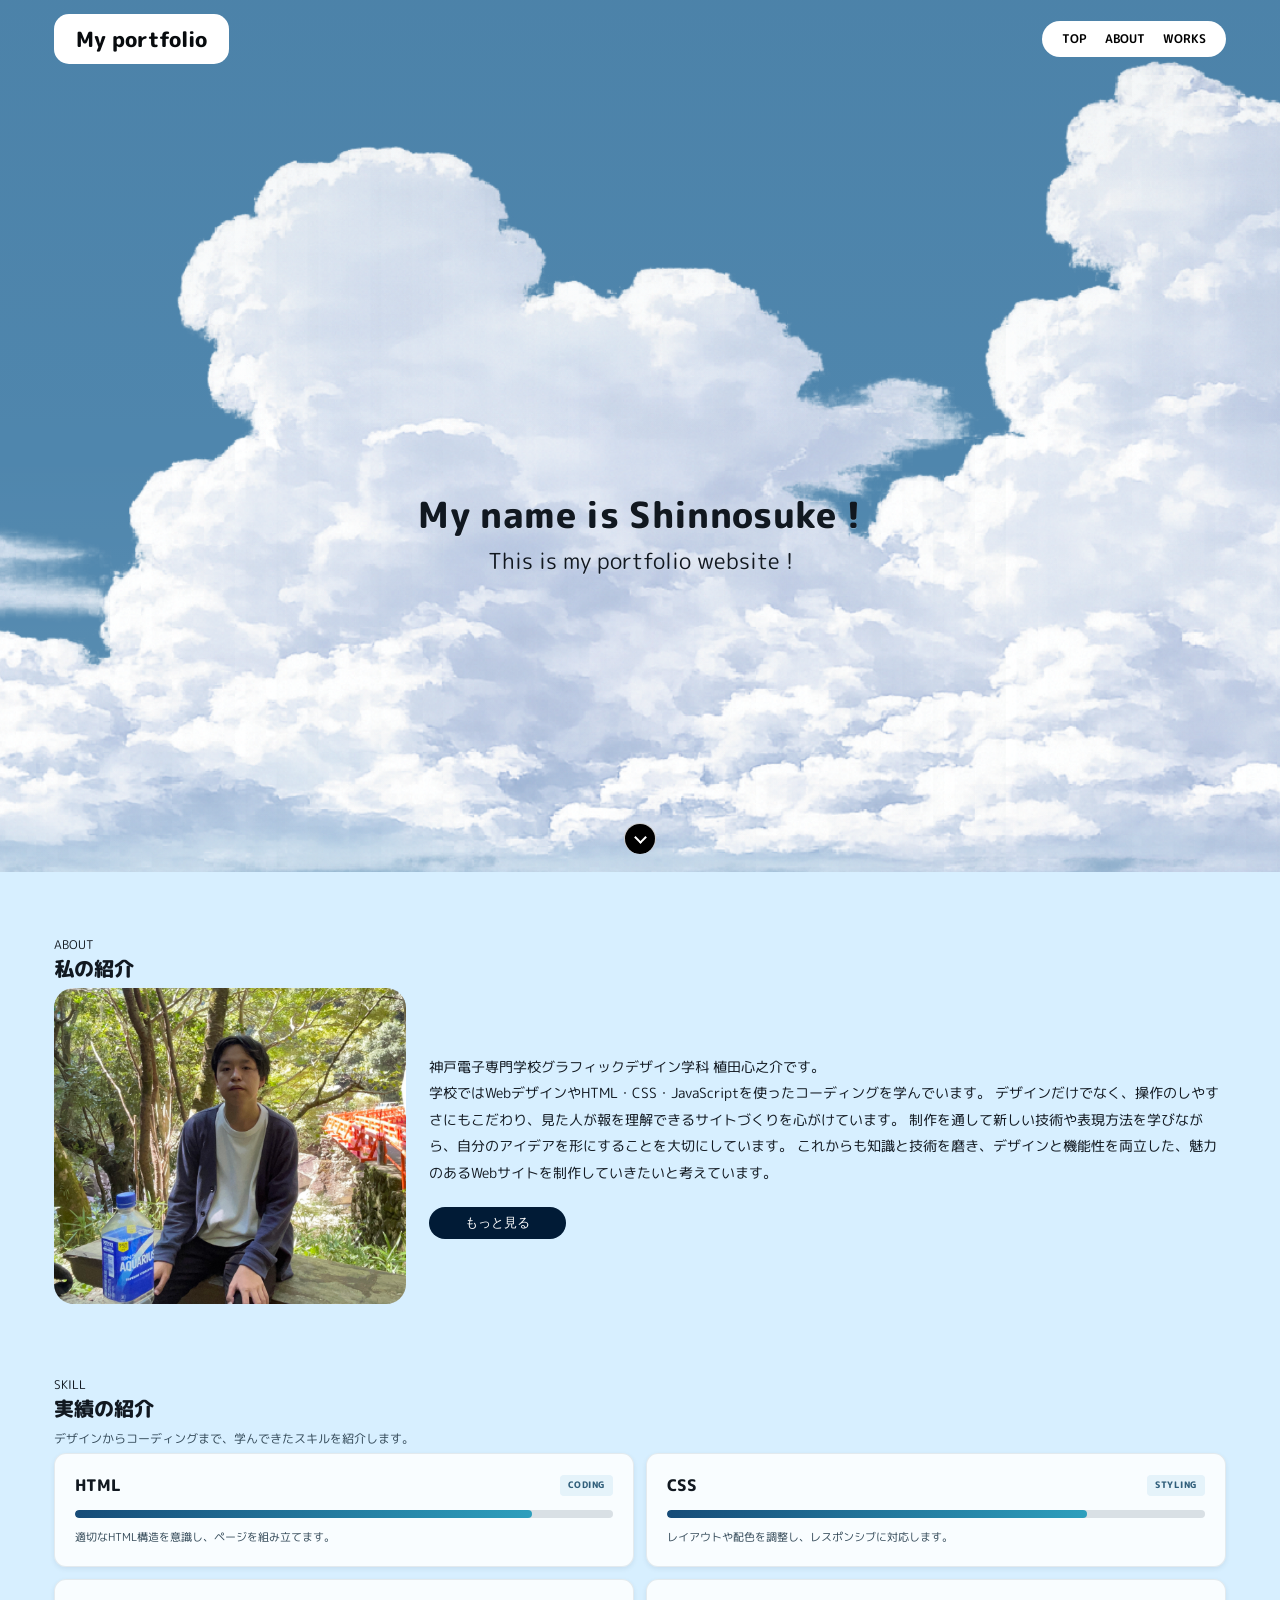
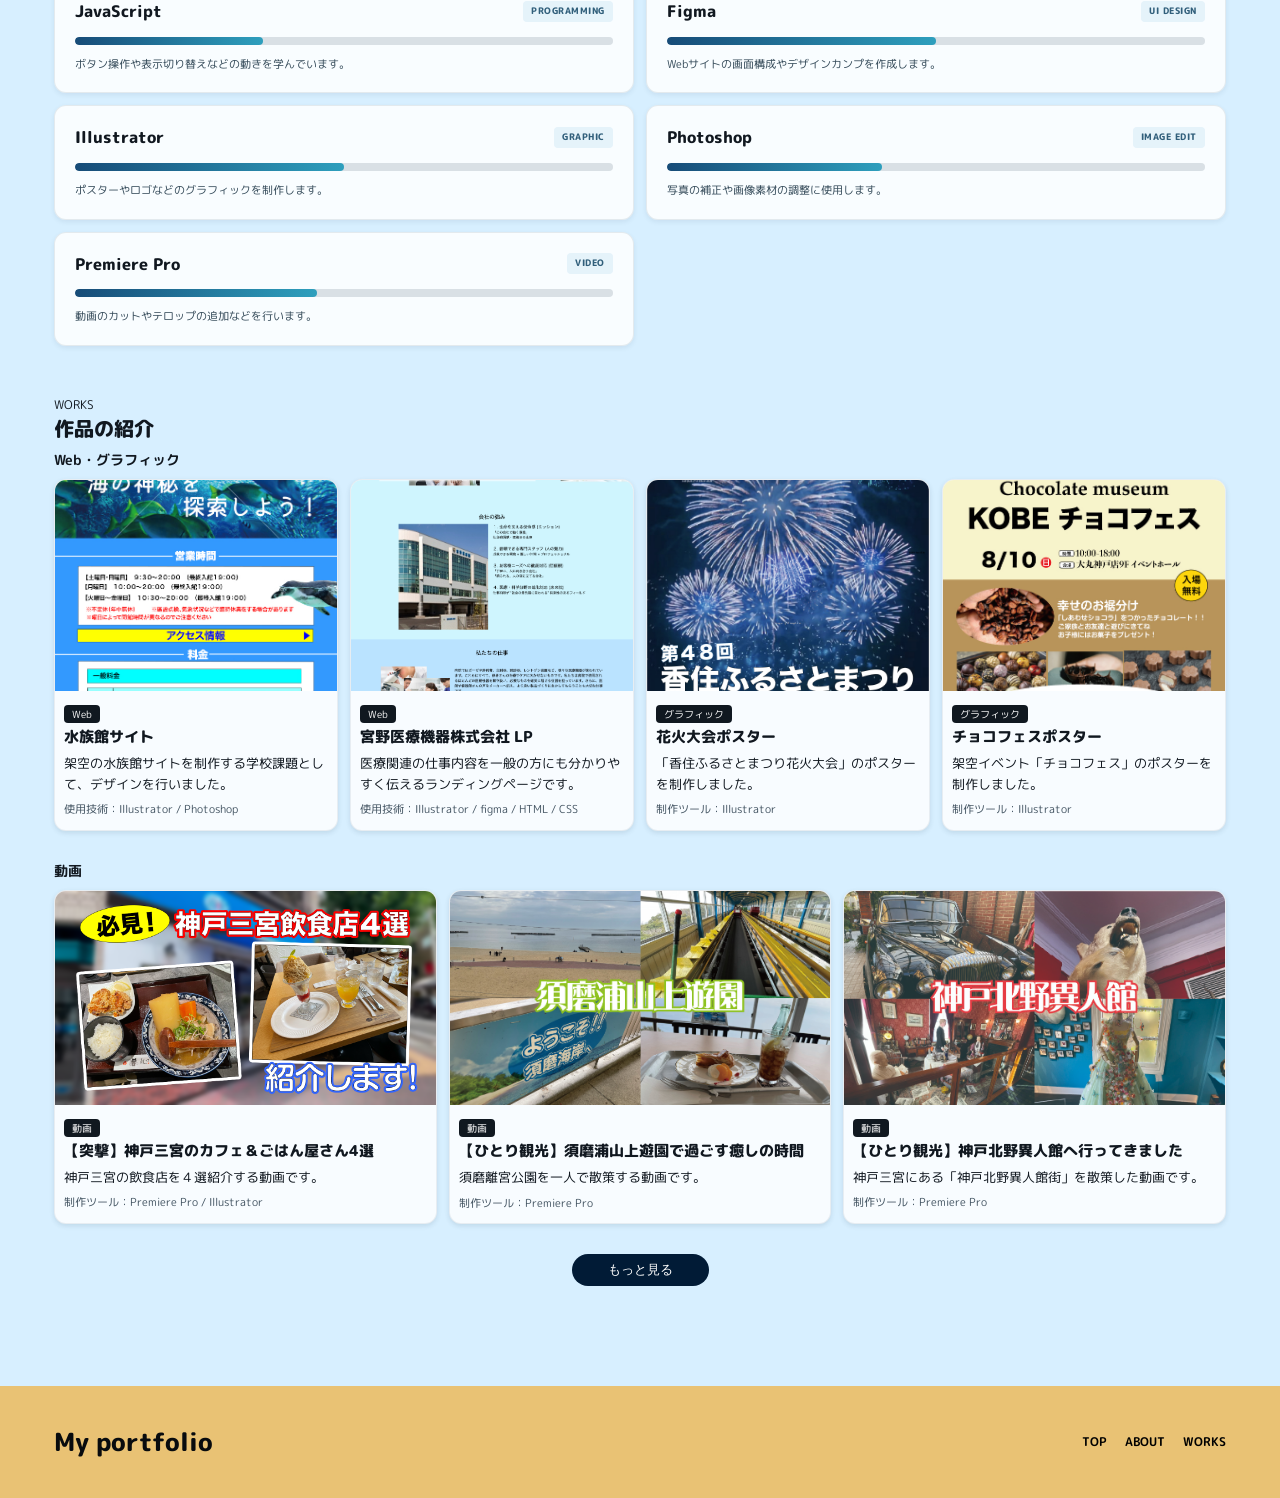
<file: index.html>
<!DOCTYPE html>
<html lang="ja">

<head>
  <meta charset="UTF-8">
  <meta name="viewport" content="width=device-width, initial-scale=1.0">
  <title>ポートフォリオ</title>
  <link rel="preconnect" href="https://fonts.googleapis.com">
  <link rel="preconnect" href="https://fonts.gstatic.com" crossorigin>
  <link href="https://fonts.googleapis.com/css2?family=M+PLUS+Rounded+1c:wght@400;500;700;800&display=swap"
    rel="stylesheet">
  <link rel="stylesheet" href="/css/reset.css">
  <link rel="stylesheet" href="css/style.css">
  <script src="js/script.js" defer></script>
</head>

<body>
  <header>
    <a class="header-logo" href="#top" aria-label="My portfolio トップへ">My portfolio</a>

    <button class="menu-toggle" type="button" aria-expanded="false" aria-controls="global-nav">
      <span class="menu-toggle__line"></span>
      <span class="menu-toggle__line"></span>
      <span class="menu-toggle__line"></span>
      <span class="sr-only">メニューを開く</span>
    </button>

    <nav class="global-nav" id="global-nav" aria-label="メインナビゲーション">
      <a href="index.html">TOP</a>
      <a href="/portfolio/about.html">ABOUT</a>
      <a href="/portfolio/work.html">WORKS</a>
    </nav>
  </header>

  <main>
    <section class="hero" id="top">
      <div class="hero__content">
        <h1 id="hero-title">My name is Shinnosuke !</h1>
        <p>This is my portfolio website !</p>
      </div>
      <a class="scroll-cue" href="#about">
        <span></span>
      </a>
    </section>

    <div class="page-content">
      <section class="section about" id="about">
        <p class="section-label">ABOUT</p>
        <h2 class="section-title" id="about-title">私の紹介</h2>
        <div class="my_box">
          <img class="me" src="img/me.jpg" alt="自分の写真">
          <div class="more_box">
            <p class="about_text">
              神戸電子専門学校グラフィックデザイン学科 植田心之介です。<br>
              学校ではWebデザインやHTML・CSS・JavaScriptを使ったコーディングを学んでいます。
              デザインだけでなく、操作のしやすさにもこだわり、見た人が報を理解できるサイトづくりを心がけています。
              制作を通して新しい技術や表現方法を学びながら、自分のアイデアを形にすることを大切にしています。
              これからも知識と技術を磨き、デザインと機能性を両立した、魅力のあるWebサイトを制作していきたいと考えています。
            </p>
            <button class="about_more"><a href="about.html">もっと見る</a></button>
          </div>

        </div>
      </section>

      <section class="section skills" id="skills">
        <p class="section-label">SKILL</p>
        <h2 class="section-title">実績の紹介</h2>
        <p class="skills-intro">
          デザインからコーディングまで、学んできたスキルを紹介します。
        </p>

        <div class="skills-list">

          <article class="skill-card">
            <div class="skill-card__top">
              <h3>HTML</h3>
              <span>CODING</span>
            </div>
            <div class="skill-bar">
              <span style="--level: 85%"></span>
            </div>
            <p>適切なHTML構造を意識し、ページを組み立てます。</p>
          </article>

          <article class="skill-card">
            <div class="skill-card__top">
              <h3>CSS</h3>
              <span>STYLING</span>
            </div>
            <div class="skill-bar">
              <span style="--level: 78%"></span>
            </div>
            <p>レイアウトや配色を調整し、レスポンシブに対応します。</p>
          </article>

          <article class="skill-card">
            <div class="skill-card__top">
              <h3>JavaScript</h3>
              <span>PROGRAMMING</span>
            </div>
            <div class="skill-bar">
              <span style="--level: 35%"></span>
            </div>
            <p>ボタン操作や表示切り替えなどの動きを学んでいます。</p>
          </article>

          <article class="skill-card">
            <div class="skill-card__top">
              <h3>Figma</h3>
              <span>UI DESIGN</span>
            </div>
            <div class="skill-bar">
              <span style="--level: 50%"></span>
            </div>
            <p>Webサイトの画面構成やデザインカンプを作成します。</p>
          </article>

          <article class="skill-card">
            <div class="skill-card__top">
              <h3>Illustrator</h3>
              <span>GRAPHIC</span>
            </div>
            <div class="skill-bar">
              <span style="--level: 50%"></span>
            </div>
            <p>ポスターやロゴなどのグラフィックを制作します。</p>
          </article>

          <article class="skill-card">
            <div class="skill-card__top">
              <h3>Photoshop</h3>
              <span>IMAGE EDIT</span>
            </div>
            <div class="skill-bar">
              <span style="--level: 40%"></span>
            </div>
            <p>写真の補正や画像素材の調整に使用します。</p>
          </article>

          <article class="skill-card">
            <div class="skill-card__top">
              <h3>Premiere Pro</h3>
              <span>VIDEO</span>
            </div>
            <div class="skill-bar">
              <span style="--level: 45%"></span>
            </div>
            <p>動画のカットやテロップの追加などを行います。</p>
          </article>
        </div>

      </section>

      <section class="section works" id="works">
        <p class="section-label">WORKS</p>
        <h2 class="section-title" id="works-title">作品の紹介</h2>

        <div class="works-group">
          <div class="works-group__heading">
            <h3>Web・グラフィック</h3>
            <!-- <div class="work-filters" role="group" aria-label="作品カテゴリーで絞り込む">
              <button class="filter-button is-active" type="button" data-filter="all" aria-pressed="true">すべて</button>
              <button class="filter-button" type="button" data-filter="web" aria-pressed="false">Web</button>
              <button class="filter-button" type="button" data-filter="graphic" aria-pressed="false">グラフィック</button>
            </div> -->
          </div>

          <div class="work-grid" id="web-graphic-works">
            <article class="work-card" data-category="web">
              <a class="work-card__image-link" href="work/work01.html" aria-label="水族館サイトについて問い合わせる">
                <img src="img/work-aquarium.jpg" alt="海の生き物をテーマにした水族館サイトの画面" loading="lazy">
              </a>
              <div class="work-card__body">
                <span class="work-tag">Web</span>
                <h4>水族館サイト</h4>
                <p>架空の水族館サイトを制作する学校課題として、デザインを行いました。</p>
                <p class="work-card__tools">使用技術：Illustrator / Photoshop</p>
              </div>
            </article>

            <article class="work-card" data-category="web">
              <a class="work-card__image-link" href="work/work02.html" aria-label="宮野医療機器株式会社LPについて問い合わせる">
                <img src="img/work-medical.jpg" alt="医療機器会社のランディングページの画面" loading="lazy">
              </a>
              <div class="work-card__body">
                <span class="work-tag">Web</span>
                <h4>宮野医療機器株式会社 LP</h4>
                <p>医療関連の仕事内容を一般の方にも分かりやすく伝えるランディングページです。</p>
                <p class="work-card__tools">使用技術：Illustrator / figma / HTML / CSS</p>
              </div>
            </article>

            <article class="work-card" data-category="graphic">
              <a class="work-card__image-link" href="work/work03.html" aria-label="花火大会ポスターについて問い合わせる">
                <img src="img/work-fireworks.jpg" alt="青い花火を大きく配置した夏祭りのポスター" loading="lazy">
              </a>
              <div class="work-card__body">
                <span class="work-tag">グラフィック</span>
                <h4>花火大会ポスター</h4>
                <p>「香住ふるさとまつり花火大会」のポスターを制作しました。</p>
                <p class="work-card__tools">制作ツール：Illustrator</p>
              </div>
            </article>

            <article class="work-card" data-category="graphic">
              <a class="work-card__image-link" href="work/work04.html" aria-label="チョコフェスのポスターについて問い合わせる">
                <img src="img/work-chocolate.jpg" alt="チョコレートをモチーフにしたイベントポスター" loading="lazy">
              </a>
              <div class="work-card__body">
                <span class="work-tag">グラフィック</span>
                <h4>チョコフェスポスター</h4>
                <p>架空イベント「チョコフェス」のポスターを制作しました。</p>
                <p class="work-card__tools">制作ツール：Illustrator</p>
              </div>
            </article>
          </div>
        </div>

        <div class="works-group video-group">
          <div class="works-group__heading">
            <h3>動画</h3>
          </div>
          <div class="work-grid work-grid--video">
            <article class="work-card work-card--video">
              <a class="work-card__image-link" href="work/work08.html" aria-label="動画01について問い合わせる">
                <img src="img/video-01.jpg" alt="神戸三宮の飲食店を紹介する動画のサムネイル" loading="lazy">
              </a>
              <div class="work-card__body">
                <span class="work-tag">動画</span>
                <h4>【突撃】神戸三宮のカフェ＆ごはん屋さん4選</h4>
                <p>神戸三宮の飲食店を４選紹介する動画です。</p>
                <p class="work-card__tools">制作ツール：Premiere Pro / Illustrator</p>
              </div>
            </article>

            <article class="work-card work-card--video">
              <a class="work-card__image-link" href="work/work09.html" aria-label="動画02について問い合わせる">
                <img src="img/video-02.jpg" alt="神戸の博物館を散策する動画のサムネイル" loading="lazy">
              </a>
              <div class="work-card__body">
                <span class="work-tag">動画</span>
                <h4>【ひとり観光】須磨浦山上遊園で過ごす癒しの時間</h4>
                <p>須磨離宮公園を一人で散策する動画です。</p>
                <p class="work-card__tools">制作ツール：Premiere Pro</p>
              </div>
            </article>

            <article class="work-card work-card--video">
              <a class="work-card__image-link" href="work/work10.html" aria-label="動画03について問い合わせる">
                <img src="img/video-03.jpg" alt="須磨離宮公園を散策する動画のサムネイル">
              </a>
              <div class="work-card__body">
                <span class="work-tag">動画</span>
                <h4>【ひとり観光】神戸北野異人館へ行ってきました</h4>
                <p>神戸三宮にある「神戸北野異人館街」を散策した動画です。</p>
                <p class="work-card__tools">制作ツール：Premiere Pro</p>
              </div>
            </article>
          </div>
        </div>
        <button class="more"><a href="/portfolio/work.html">もっと見る</a></button>
      </section>

    </div>
  </main>

  <footer>
    <a class="footer-logo" href="#top">My portfolio</a>
    <nav class="footer-nav">
      <a href="index.html">TOP</a>
      <a href="/portfolio/about.html">ABOUT</a>
      <a href="/portfolio/work.html">WORKS</a>
    </nav>
  </footer>
</body>

</html>
</file>
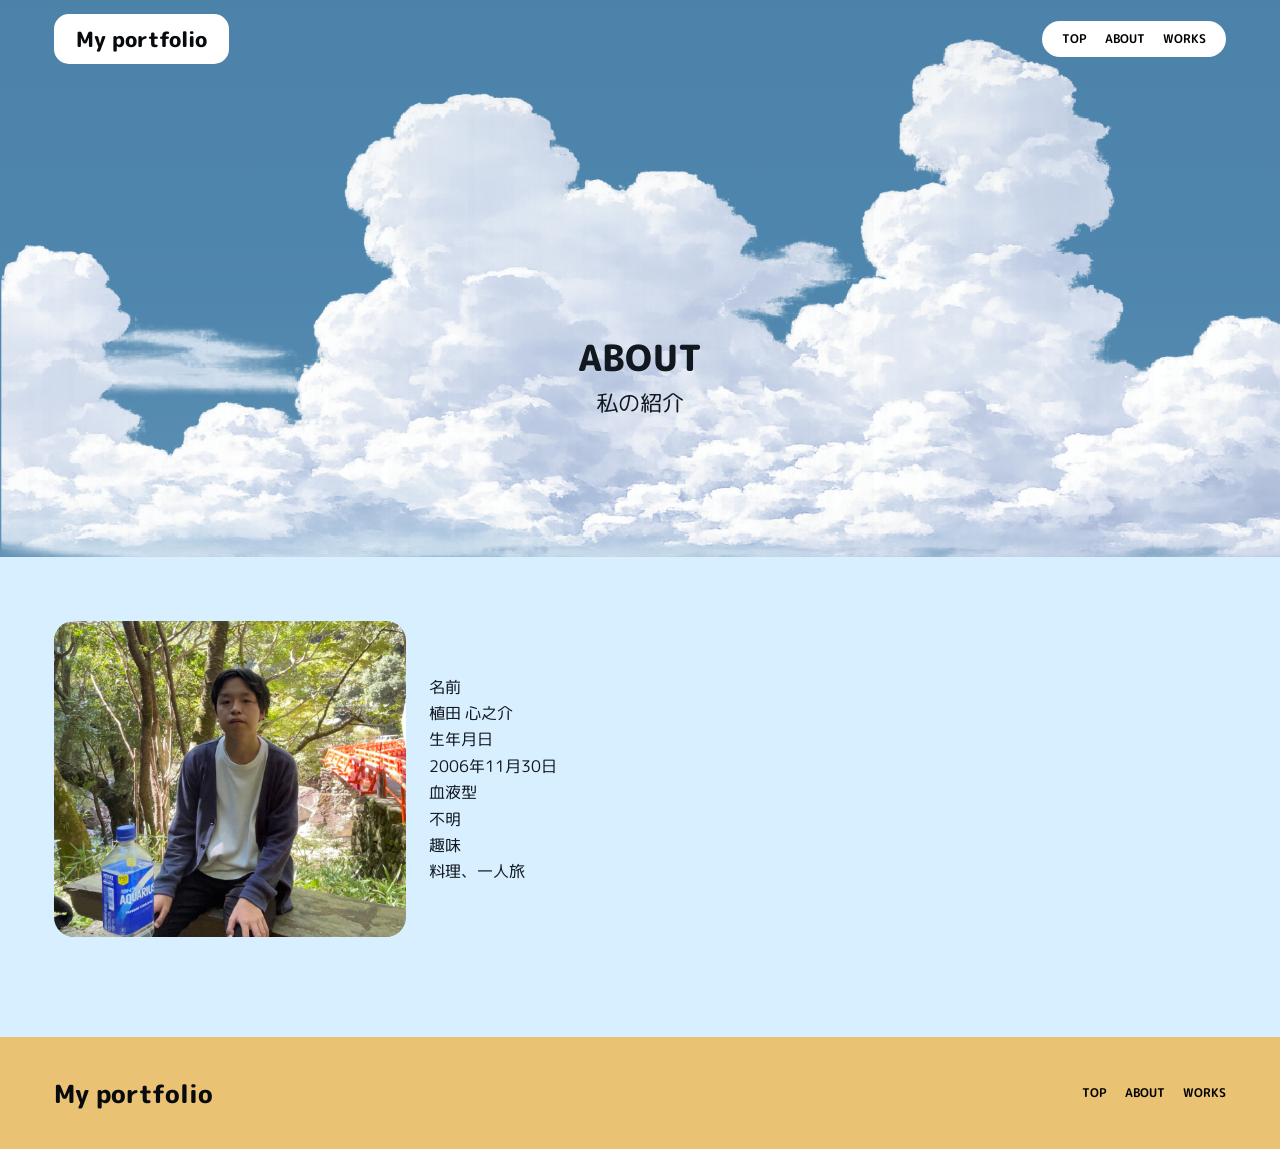
<file: about.html>
<!DOCTYPE html>
<html lang="ja">

<head>
  <meta charset="UTF-8">
  <meta name="viewport" content="width=device-width, initial-scale=1.0">
  <title>自己紹介</title>
  <link rel="preconnect" href="https://fonts.googleapis.com">
  <link rel="preconnect" href="https://fonts.gstatic.com" crossorigin>
  <link href="https://fonts.googleapis.com/css2?family=M+PLUS+Rounded+1c:wght@400;500;700;800&display=swap"
    rel="stylesheet">
  <link rel="stylesheet" href="/css/reset.css">
  <link rel="stylesheet" href="css/sub.css">
  <script src="js/script.js" defer></script>
</head>

<body>
  <!--header-->
  <header>
    <a class="header-logo" href="#top" aria-label="My portfolio トップへ">My portfolio</a>

    <button class="menu-toggle" type="button" aria-expanded="false" aria-controls="global-nav">
      <span class="menu-toggle__line"></span>
      <span class="menu-toggle__line"></span>
      <span class="menu-toggle__line"></span>
      <span class="sr-only">メニューを開く</span>
    </button>

    <nav class="global-nav" id="global-nav" aria-label="メインナビゲーション">
      <a href="index.html">TOP</a>
      <a href="about.html">ABOUT</a>
      <a href="work.html">WORKS</a>
    </nav>
  </header>

  <main>
    <section class="hero" id="top">
      <div class="hero__content">
        <h1 id="hero-title">ABOUT</h1>
        <p>私の紹介</p>
      </div>
    </section>

     <div class="page-content">
      <section class="section about" id="about">
        <div class="my_box">
          <img class="me" src="./img/me.jpg" alt="自分の写真">
          <div class="more_box">
            <dl>
              <dt>名前</dt>
              <dd>植田 心之介</dd>
            </dl>

            <dl>
              <dt>生年月日</dt>
              <dd>2006年11月30日</dd>
            </dl>

            <dl>
              <dt>血液型</dt>
              <dd>不明</dd>
            </dl>

            <dl>
              <dt>趣味</dt>
              <dd>料理、一人旅</dd>
            </dl>
          </div>

        </div>
      </section>

  </main>

  <footer>
    <a class="footer-logo" href="#top">My portfolio</a>
    <nav class="footer-nav">
      <a href="index.html">TOP</a>
      <a href="about.html">ABOUT</a>
      <a href="work.html">WORKS</a>
    </nav>
  </footer>
</body>

</html>
</file>
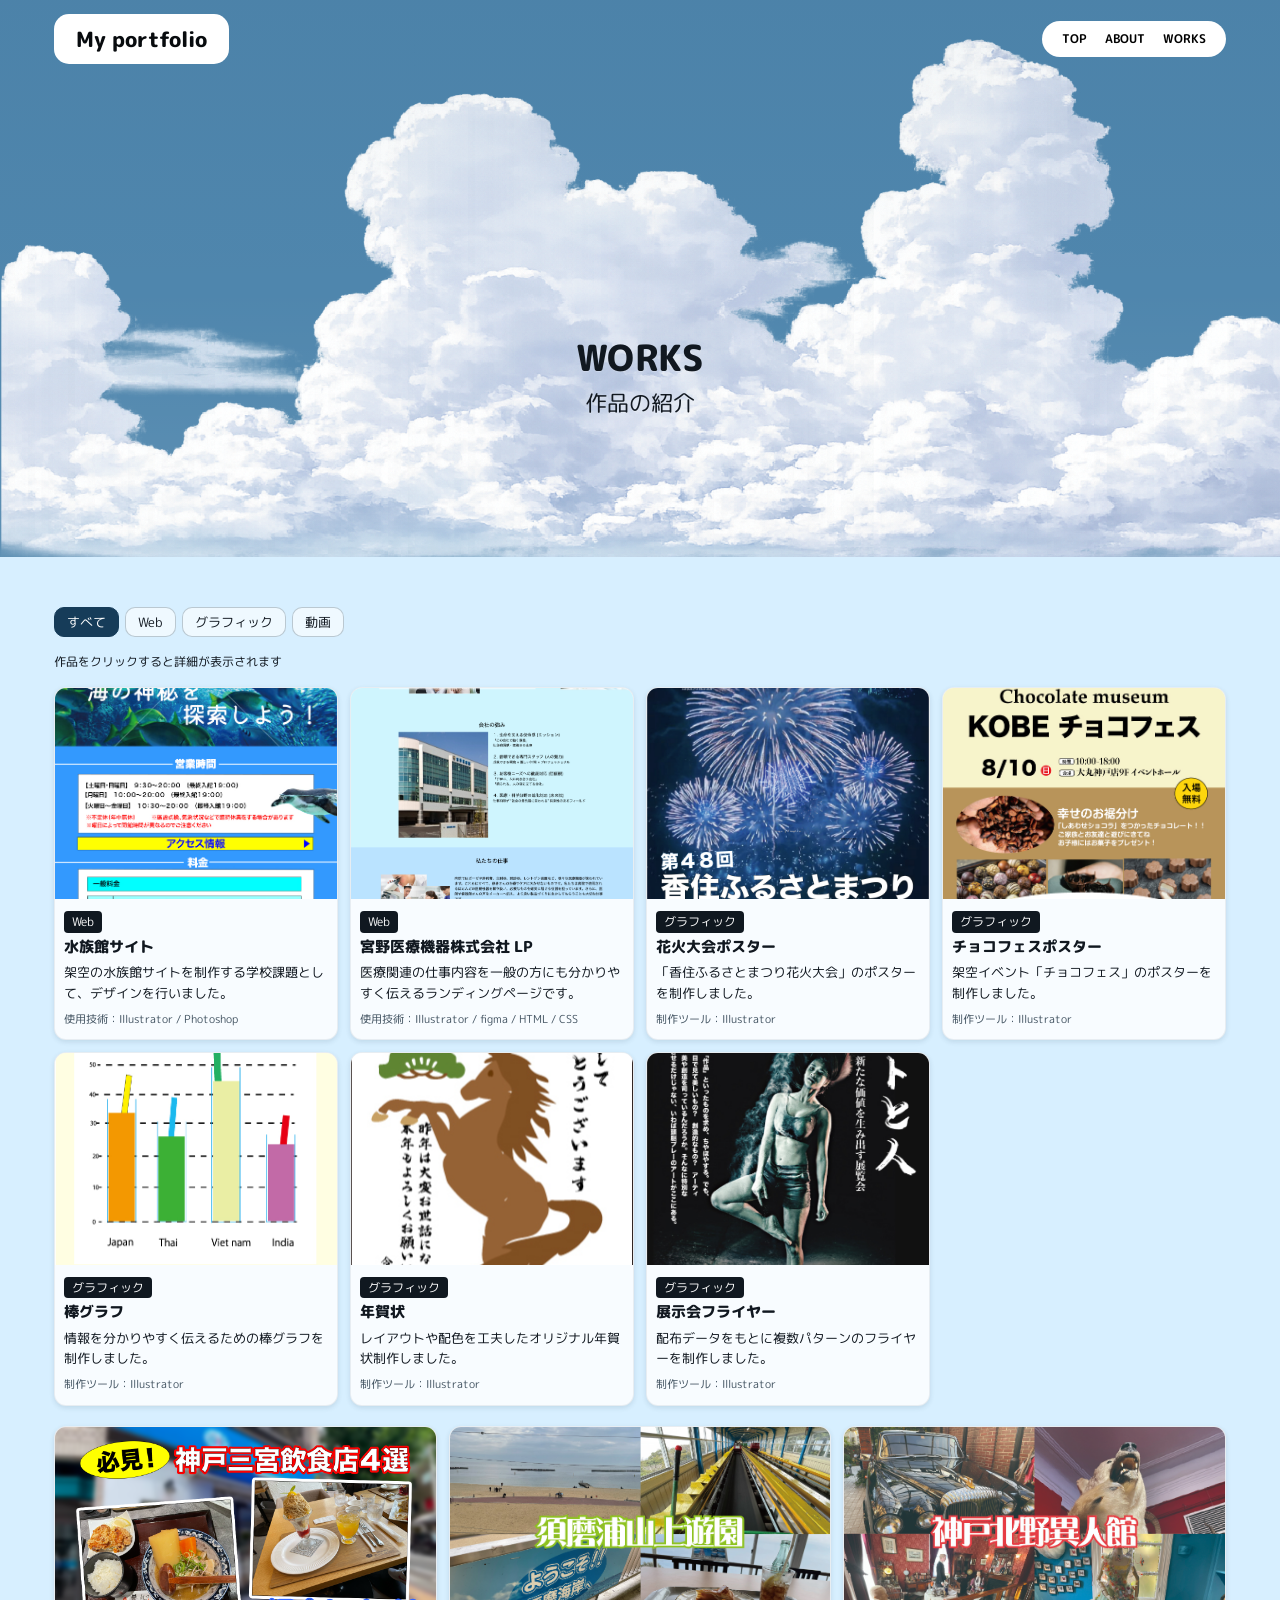
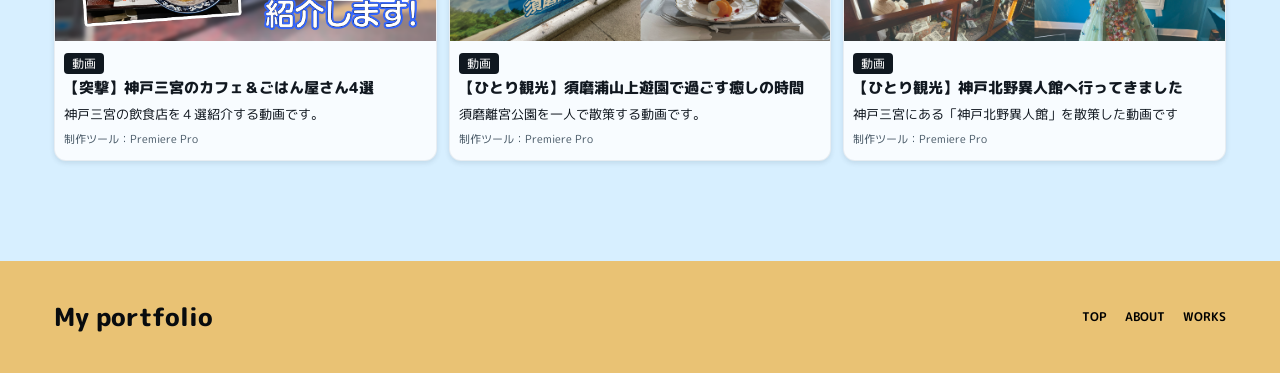
<file: work.html>
<!DOCTYPE html>
<html lang="ja">

<head>
  <meta charset="UTF-8">
  <meta name="viewport" content="width=device-width, initial-scale=1.0">
  <title>作品一覧</title>
  <link rel="preconnect" href="https://fonts.googleapis.com">
  <link rel="preconnect" href="https://fonts.gstatic.com" crossorigin>
  <link href="https://fonts.googleapis.com/css2?family=M+PLUS+Rounded+1c:wght@400;500;700;800&display=swap"
    rel="stylesheet">
  <link rel="stylesheet" href="/css/reset.css">
  <link rel="stylesheet" href="css/sub.css">
  <script src="js/script.js" defer></script>
</head>

<body>
  <!--header-->
  <header>
    <a class="header-logo" href="#top" aria-label="My portfolio トップへ">My portfolio</a>

    <button class="menu-toggle" type="button" aria-expanded="false" aria-controls="global-nav">
      <span class="menu-toggle__line"></span>
      <span class="menu-toggle__line"></span>
      <span class="menu-toggle__line"></span>
      <span class="sr-only">メニューを開く</span>
    </button>

    <nav class="global-nav" id="global-nav" aria-label="メインナビゲーション">
      <a href="index.html">TOP</a>
      <a href="/portfolio/about.html">ABOUT</a>
      <a href="/portfolio/work.html">WORKS</a>
    </nav>
  </header>

  <main>
    <section class="hero" id="top">
      <div class="hero__content">
        <h1 id="hero-title">WORKS</h1>
        <p>作品の紹介</p>
      </div>
    </section>

    <section class="section work">

      <div class="work-filters" role="group" aria-label="作品カテゴリーで絞り込む">
        <button class="filter-button is-active" type="button" data-filter="all" aria-pressed="true">すべて</button>
        <button class="filter-button" type="button" data-filter="web" aria-pressed="false">Web</button>
        <button class="filter-button" type="button" data-filter="graphic" aria-pressed="false">グラフィック</button>
        <button class="filter-button" type="button" deta-filter="move" aria-pressed="false">動画</button>
      </div>

      <p class="text">作品をクリックすると詳細が表示されます</p>

      <div class="work-grid" id="web-graphic-works">
        <article class="work-card" data-category="web">
          <a class="work-card__image-link" href="./work/work01.html" aria-label="水族館サイトについて問い合わせる">
            <img src="img/work-aquarium.jpg" alt="海の生き物をテーマにした水族館サイトの画面" loading="lazy">
          </a>
          <div class="work-card__body">
            <span class="work-tag">Web</span>
            <h4>水族館サイト</h4>
            <p>架空の水族館サイトを制作する学校課題として、デザインを行いました。</p>
            <p class="work-card__tools">使用技術：Illustrator / Photoshop</p>
          </div>
        </article>

        <article class="work-card" data-category="web">
          <a class="work-card__image-link" href="./work/work02.html" aria-label="宮野医療機器株式会社LPについて問い合わせる">
            <img src="img/work-medical.jpg" alt="医療機器会社のランディングページの画面" loading="lazy">
          </a>
          <div class="work-card__body">
            <span class="work-tag">Web</span>
            <h4>宮野医療機器株式会社 LP</h4>
            <p>医療関連の仕事内容を一般の方にも分かりやすく伝えるランディングページです。</p>
            <p class="work-card__tools">使用技術：Illustrator / figma / HTML / CSS</p>
          </div>
        </article>

        <article class="work-card" data-category="graphic">
          <a class="work-card__image-link" href="./work/work03.html" aria-label="花火大会ポスターについて問い合わせる">
            <img src="img/work-fireworks.jpg" alt="青い花火を大きく配置した夏祭りのポスター" loading="lazy">
          </a>
          <div class="work-card__body">
            <span class="work-tag">グラフィック</span>
            <h4>花火大会ポスター</h4>
            <p>「香住ふるさとまつり花火大会」のポスターを制作しました。</p>
            <p class="work-card__tools">制作ツール：Illustrator</p>
          </div>
        </article>

        <article class="work-card" data-category="graphic">
          <a class="work-card__image-link" href="./work/work04.html" aria-label="チョコフェスのポスターについて問い合わせる">
            <img src="img/work-chocolate.jpg" alt="チョコレートをモチーフにしたイベントポスター" loading="lazy">
          </a>
          <div class="work-card__body">
            <span class="work-tag">グラフィック</span>
            <h4>チョコフェスポスター</h4>
            <p>架空イベント「チョコフェス」のポスターを制作しました。</p>
            <p class="work-card__tools">制作ツール：Illustrator</p>
          </div>
        </article>

        <article class="work-card" data-category="graphic">
          <a class="work-card__image-link" href="./work/work05.html" aria-label="チョコフェスのポスターについて問い合わせる">
            <img src="img/work-graphic.jpg" alt="チョコレートをモチーフにしたイベントポスター" loading="lazy">
          </a>
          <div class="work-card__body">
            <span class="work-tag">グラフィック</span>
            <h4>棒グラフ</h4>
            <p>情報を分かりやすく伝えるための棒グラフを制作しました。</p>
            <p class="work-card__tools">制作ツール：Illustrator</p>
          </div>
        </article>

        <article class="work-card" data-category="graphic">
          <a class="work-card__image-link" href="./work/work06.html" aria-label="チョコフェスのポスターについて問い合わせる">
            <img src="img/work-year.jpg" alt="チョコレートをモチーフにしたイベントポスター" loading="lazy">
          </a>
          <div class="work-card__body">
            <span class="work-tag">グラフィック</span>
            <h4>年賀状</h4>
            <p>レイアウトや配色を工夫したオリジナル年賀状制作しました。</p>
            <p class="work-card__tools">制作ツール：Illustrator</p>
          </div>
        </article>

        <article class="work-card" data-category="graphic">
          <a class="work-card__image-link" href="./work/work07.html" aria-label="チョコフェスのポスターについて問い合わせる">
            <img src="img/work-art.jpg" alt="チョコレートをモチーフにしたイベントポスター" loading="lazy">
          </a>
          <div class="work-card__body">
            <span class="work-tag">グラフィック</span>
            <h4>展示会フライヤー</h4>
            <p>配布データをもとに複数パターンのフライヤーを制作しました。</p>
            <p class="work-card__tools">制作ツール：Illustrator</p>
          </div>
        </article>
      </div>
      </div>

      <div class="work-grid work-grid--video" data-category="move">
        <article class="work-card work-card--video">
          <a class="work-card__image-link" href="./work/work08.html" aria-label="動画01について問い合わせる">
            <img src="img/video-01.jpg" alt="神戸三宮の飲食店を紹介する動画のサムネイル" loading="lazy">
          </a>
          <div class="work-card__body">
            <span class="work-tag">動画</span>
            <h4>【突撃】神戸三宮のカフェ＆ごはん屋さん4選</h4>
            <p>神戸三宮の飲食店を４選紹介する動画です。</p>
            <p class="work-card__tools">制作ツール：Premiere Pro</p>
          </div>
        </article>

        <article class="work-card work-card--video">
          <a class="work-card__image-link" href="./work/work09.html" aria-label="動画02について問い合わせる">
            <img src="img/video-02.jpg" alt="神戸の博物館を散策する動画のサムネイル" loading="lazy">
          </a>
          <div class="work-card__body">
            <span class="work-tag">動画</span>
            <h4>【ひとり観光】須磨浦山上遊園で過ごす癒しの時間</h4>
            <p>須磨離宮公園を一人で散策する動画です。</p>
            <p class="work-card__tools">制作ツール：Premiere Pro</p>
          </div>
        </article>

        <article class="work-card work-card--video">
          <a class="work-card__image-link" href="./work/work10.html" aria-label="動画03について問い合わせる">
            <img src="img/video-03.jpg" alt="須磨離宮公園を散策する動画のサムネイル">
          </a>
          <div class="work-card__body">
            <span class="work-tag">動画</span>
            <h4>【ひとり観光】神戸北野異人館へ行ってきました</h4>
            <p>神戸三宮にある「神戸北野異人館」を散策した動画です</p>
            <p class="work-card__tools">制作ツール：Premiere Pro</p>
          </div>
        </article>
      </div>
      </div>


    </section>

  </main>

  <footer>
    <a class="footer-logo" href="#top">My portfolio</a>
    <nav class="footer-nav">
      <a href="index.html">TOP</a>
      <a href="/portfolio/about.html">ABOUT</a>
      <a href="/portfolio/work.html">WORKS</a>
    </nav>
  </footer>
</body>

</html>
</file>
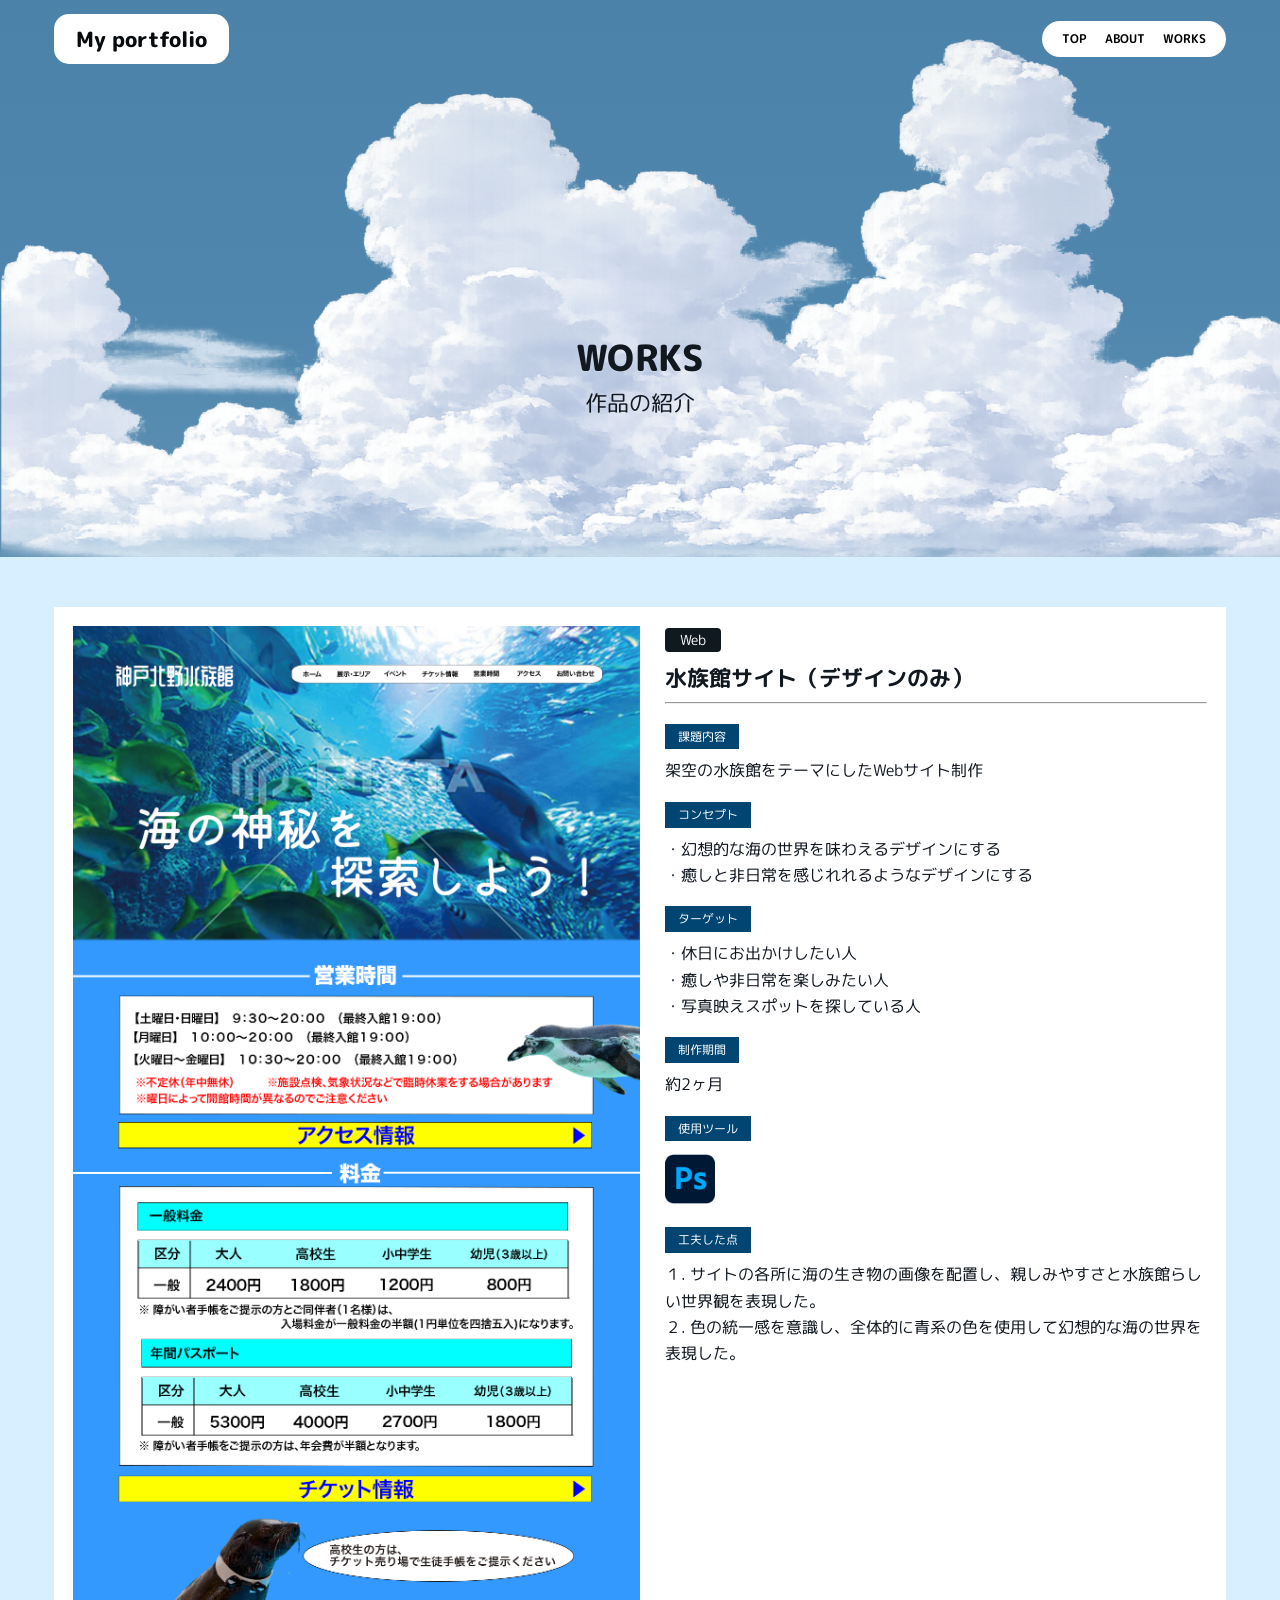
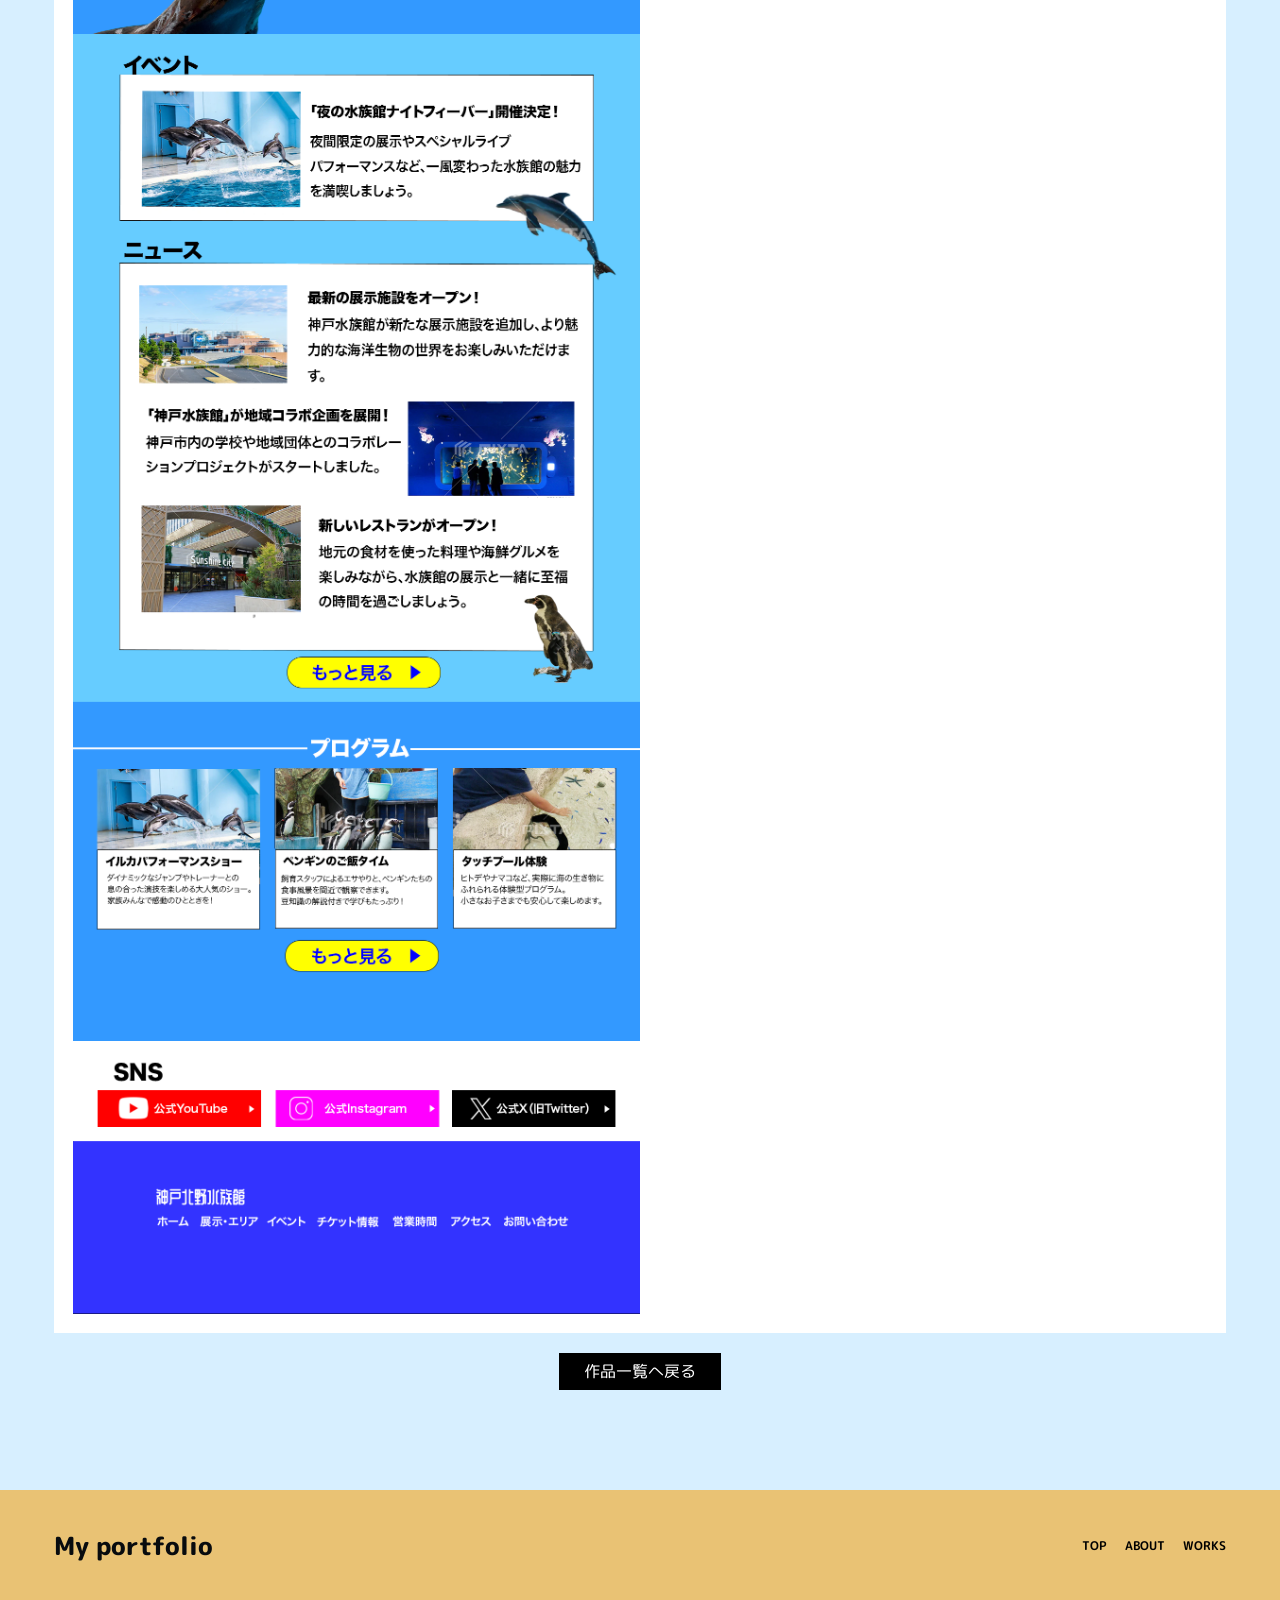
<file: work/work01.html>
<!DOCTYPE html>
<html lang="ja">

<head>
  <meta charset="UTF-8">
  <meta name="viewport" content="width=device-width, initial-scale=1.0">
  <title>作品詳細</title>
  <link rel="preconnect" href="https://fonts.googleapis.com">
  <link rel="preconnect" href="https://fonts.gstatic.com" crossorigin>
  <link href="https://fonts.googleapis.com/css2?family=M+PLUS+Rounded+1c:wght@400;500;700;800&display=swap"
    rel="stylesheet">
  <link rel="stylesheet" href="../css/reset.css">
  <link rel="stylesheet" href="../css/sub.css">
  <script src="../js/script.js" defer></script>
</head>

<body>
  <!--header-->
  <header>
    <a class="header-logo" href="#top" aria-label="My portfolio トップへ">My portfolio</a>

    <button class="menu-toggle" type="button" aria-expanded="false" aria-controls="global-nav">
      <span class="menu-toggle__line"></span>
      <span class="menu-toggle__line"></span>
      <span class="menu-toggle__line"></span>
      <span class="sr-only">メニューを開く</span>
    </button>

    <nav class="global-nav" id="global-nav" aria-label="メインナビゲーション">
      <a href="../index.html">TOP</a>
      <a href="../about.html">ABOUT</a>
      <a href="../work.html">WORKS</a>
    </nav>
  </header>

  <main>
    <section class="hero" id="top">
      <div class="hero__content">
        <h1 id="hero-title">WORKS</h1>
        <p>作品の紹介</p>
      </div>
    </section>

    <section class="section work">
      <div class="white">
        <img src="../img/work-aquarium02.png" alt="水族館サイト">

        <div class="image_content">
          <span class="works-tag">Web</span>
          <h4 class="works_tt">水族館サイト（デザインのみ）</h4>
          <hr>

          <dl class="works_list">
            <dt>課題内容</dt>
            <dd>架空の水族館をテーマにしたWebサイト制作</dd>
          </dl>
          <dl class="works_list">
            <dt>コンセプト</dt>
            <dd>・幻想的な海の世界を味わえるデザインにする<br>
              ・癒しと非日常を感じれれるようなデザインにする</dd>
          </dl>
          <dl class="works_list">
            <dt>ターゲット</dt>
            <dd>・休日にお出かけしたい人<br>
              ・癒しや非日常を楽しみたい人<br>
              ・写真映えスポットを探している人</dd>
          </dl>
          <dl class="works_list">
            <dt>制作期間</dt>
            <dd>約2ヶ月</dd>
          </dl>   
          <dl class="works_list">
            <dt>使用ツール</dt>
            <dd>
              <ul class="tool">
                <li><img src="../img/Photoshop.png" alt="Photoshop"></li>
              </ul>
            </dd>
          </dl> 
          <dl class="works_list">
            <dt>工夫した点</dt>
            <dd>１. サイトの各所に海の生き物の画像を配置し、親しみやすさと水族館らしい世界観を表現した。
            <br>２. 色の統一感を意識し、全体的に青系の色を使用して幻想的な海の世界を表現した。</dd>
          </dl>      
          
         
        </div>
      </div>
      <div class="more_button"><a href="../work.html">作品一覧へ戻る</a></div>
      </div>
    </section>

  </main>

  <footer>
    <a class="footer-logo" href="#top">My portfolio</a>
    <nav class="footer-nav">
      <a href="../index.html">TOP</a>
      <a href="../about.html">ABOUT</a>
      <a href="../work.html">WORKS</a>
    </nav>
  </footer>
</body>

</html>
</file>
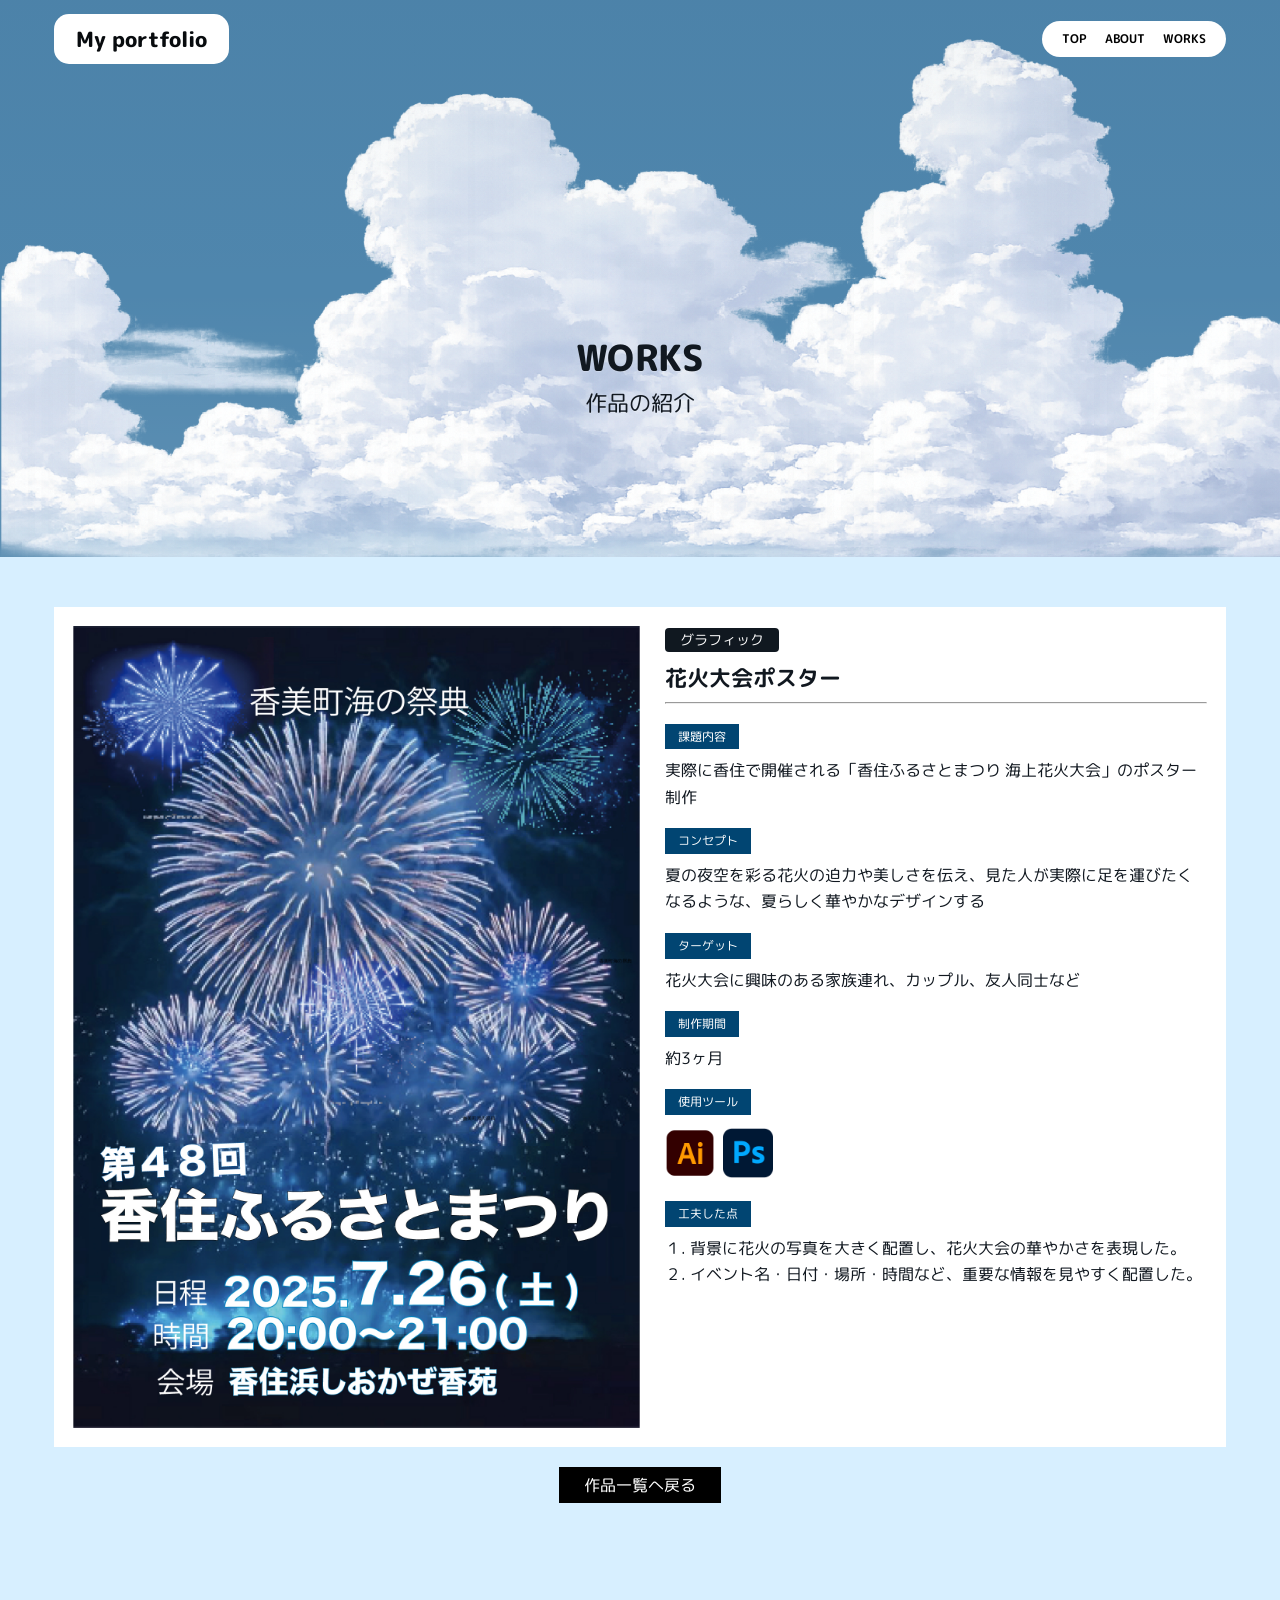
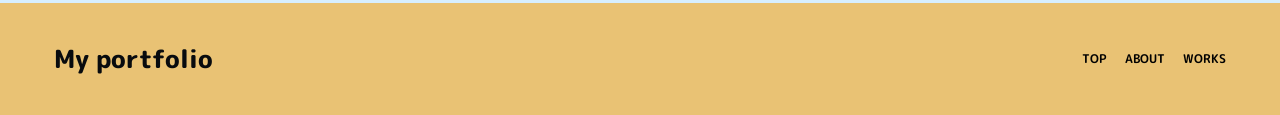
<file: work/work03.html>
<!DOCTYPE html>
<html lang="ja">

<head>
  <meta charset="UTF-8">
  <meta name="viewport" content="width=device-width, initial-scale=1.0">
  <title>作品詳細</title>
  <link rel="preconnect" href="https://fonts.googleapis.com">
  <link rel="preconnect" href="https://fonts.gstatic.com" crossorigin>
  <link href="https://fonts.googleapis.com/css2?family=M+PLUS+Rounded+1c:wght@400;500;700;800&display=swap"
    rel="stylesheet">
  <link rel="stylesheet" href="../css/reset.css">
  <link rel="stylesheet" href="../css/sub.css">
  <script src="../js/script.js" defer></script>
</head>

<body>
  <!--header-->
  <header>
    <a class="header-logo" href="#top" aria-label="My portfolio トップへ">My portfolio</a>

    <button class="menu-toggle" type="button" aria-expanded="false" aria-controls="global-nav">
      <span class="menu-toggle__line"></span>
      <span class="menu-toggle__line"></span>
      <span class="menu-toggle__line"></span>
      <span class="sr-only">メニューを開く</span>
    </button>

    <nav class="global-nav" id="global-nav" aria-label="メインナビゲーション">
      <a href="../index.html">TOP</a>
      <a href="../about.html">ABOUT</a>
      <a href="../work.html">WORKS</a>
    </nav>
  </header>

  <main>
    <section class="hero" id="top">
      <div class="hero__content">
        <h1 id="hero-title">WORKS</h1>
        <p>作品の紹介</p>
      </div>
    </section>

    <section class="section work">
      <div class="white">
        <img src="../img/work-fireworks.jpg" alt="水族館サイト">

        <div class="image_content">
          <span class="works-tag">グラフィック</span>
          <h4 class="works_tt">花火大会ポスター</h4>
          <hr>

          <dl class="works_list">
            <dt>課題内容</dt>
            <dd>実際に香住で開催される「香住ふるさとまつり 海上花火大会」のポスター制作</dd>
          </dl>
          <dl class="works_list">
            <dt>コンセプト</dt>
            <dd>夏の夜空を彩る花火の迫力や美しさを伝え、見た人が実際に足を運びたくなるような、夏らしく華やかなデザインする
            </dd>
          </dl>
          <dl class="works_list">
            <dt>ターゲット</dt>
            <dd>花火大会に興味のある家族連れ、カップル、友人同士など</dd>
          </dl>
          <dl class="works_list">
            <dt>制作期間</dt>
            <dd>約3ヶ月</dd>
          </dl>
          <dl class="works_list">
            <dt>使用ツール</dt>
            <dd>
              <ul class="tool">
                <li><img src="../img/Illustrator.png" alt="Photoshop"></li>
                <li><img src="../img/Photoshop.png" alt="Photoshop"></li>
              </ul>
            </dd>
          </dl>
          <dl class="works_list">
            <dt>工夫した点</dt>
            <dd>１. 背景に花火の写真を大きく配置し、花火大会の華やかさを表現した。<br>
２. イベント名・日付・場所・時間など、重要な情報を見やすく配置した。
            
            </dd>
          </dl>
        </div>
      </div>
      <div class="more_button"><a href="../work.html">作品一覧へ戻る</a></div>
      </div>
    </section>

  </main>

  <footer>
    <a class="footer-logo" href="#top">My portfolio</a>
    <nav class="footer-nav">
      <a href="/index.html">TOP</a>
      <a href="/about.html">ABOUT</a>
      <a href="/work.html">WORKS</a>
    </nav>
  </footer>
</body>

</html>
</file>
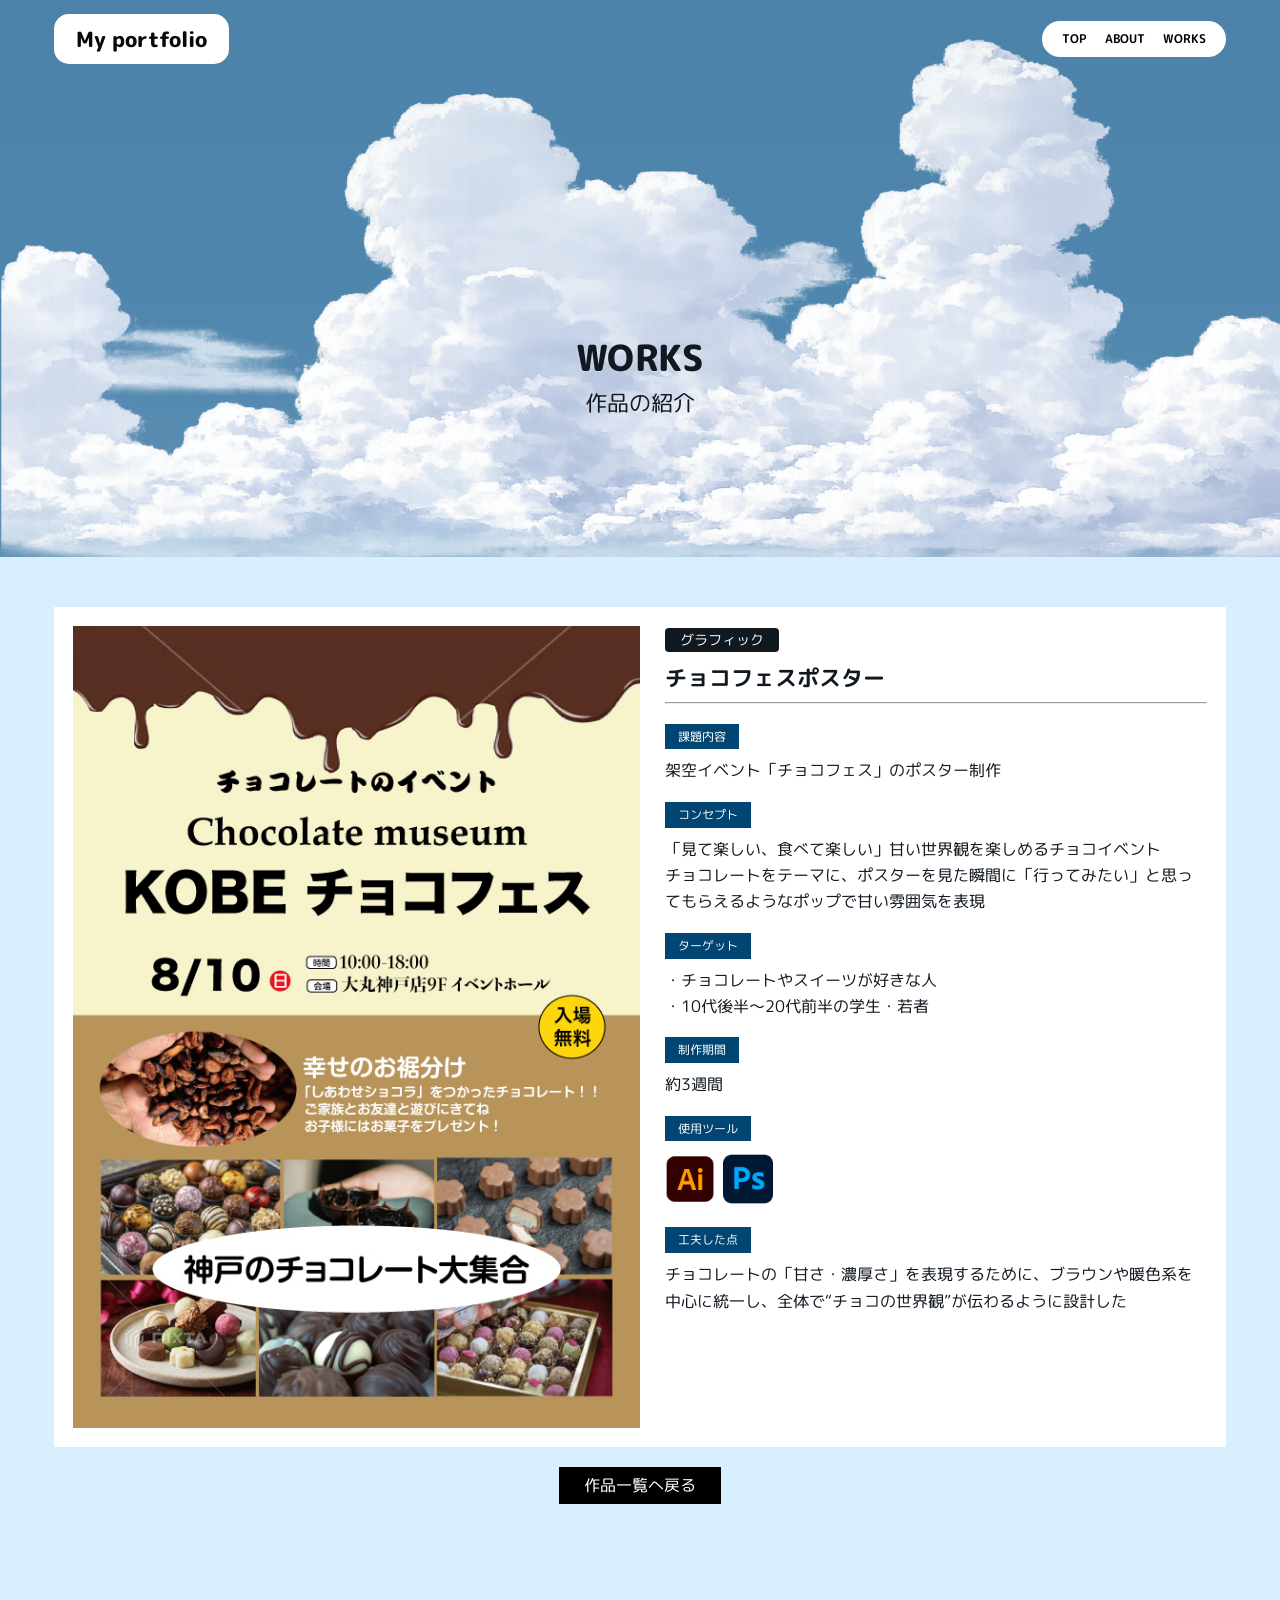
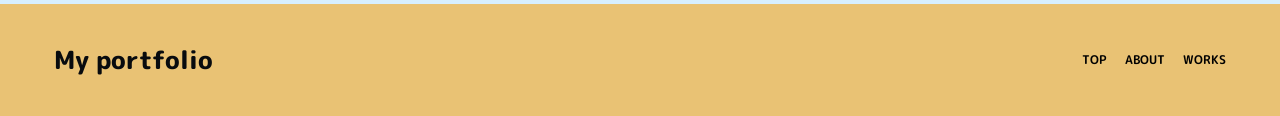
<file: work/work04.html>
<!DOCTYPE html>
<html lang="ja">

<head>
  <meta charset="UTF-8">
  <meta name="viewport" content="width=device-width, initial-scale=1.0">
  <title>作品詳細</title>
  <link rel="preconnect" href="https://fonts.googleapis.com">
  <link rel="preconnect" href="https://fonts.gstatic.com" crossorigin>
  <link href="https://fonts.googleapis.com/css2?family=M+PLUS+Rounded+1c:wght@400;500;700;800&display=swap"
    rel="stylesheet">
  <link rel="stylesheet" href="../css/reset.css">
  <link rel="stylesheet" href="../css/sub.css">
  <script src="../js/script.js" defer></script>
</head>

<body>
  <!--header-->
  <header>
    <a class="header-logo" href="#top" aria-label="My portfolio トップへ">My portfolio</a>

    <button class="menu-toggle" type="button" aria-expanded="false" aria-controls="global-nav">
      <span class="menu-toggle__line"></span>
      <span class="menu-toggle__line"></span>
      <span class="menu-toggle__line"></span>
      <span class="sr-only">メニューを開く</span>
    </button>

    <nav class="global-nav" id="global-nav" aria-label="メインナビゲーション">
      <a href="../index.html">TOP</a>
      <a href="../about.html">ABOUT</a>
      <a href="../work.html">WORKS</a>
    </nav>
  </header>

  <main>
    <section class="hero" id="top">
      <div class="hero__content">
        <h1 id="hero-title">WORKS</h1>
        <p>作品の紹介</p>
      </div>
    </section>

    <section class="section work">
      <div class="white">
        <img src="../img/work-chocolate.jpg" alt="水族館サイト">

        <div class="image_content">
          <span class="works-tag">グラフィック</span>
          <h4 class="works_tt">チョコフェスポスター</h4>
          <hr>

          <dl class="works_list">
            <dt>課題内容</dt>
            <dd>架空イベント「チョコフェス」のポスター制作</dd>
          </dl>
          <dl class="works_list">
            <dt>コンセプト</dt>
            <dd>「見て楽しい、食べて楽しい」甘い世界観を楽しめるチョコイベント<br>
              チョコレートをテーマに、ポスターを見た瞬間に「行ってみたい」と思ってもらえるようなポップで甘い雰囲気を表現
            </dd>
          </dl>
          <dl class="works_list">
            <dt>ターゲット</dt>
            <dd>・チョコレートやスイーツが好きな人<br>
              ・10代後半〜20代前半の学生・若者</dd>
          </dl>
          <dl class="works_list">
            <dt>制作期間</dt>
            <dd>約3週間</dd>
          </dl>
          <dl class="works_list">
            <dt>使用ツール</dt>
            <dd>
              <ul class="tool">
               <li><img src="../img/Illustrator.png" alt="Photoshop"></li>
                <li><img src="../img/Photoshop.png" alt="Photoshop"></li>
              </ul>
            </dd>
          </dl>
          <dl class="works_list">
            <dt>工夫した点</dt>
            <dd>チョコレートの「甘さ・濃厚さ」を表現するために、ブラウンや暖色系を中心に統一し、全体で“チョコの世界観”が伝わるように設計した

            </dd>
          </dl>
        </div>
      </div>
      <div class="more_button"><a href="../work.html">作品一覧へ戻る</a></div>
      </div>
    </section>

  </main>

  <footer>
    <a class="footer-logo" href="#top">My portfolio</a>
    <nav class="footer-nav">
      <a href="../index.html">TOP</a>
      <a href="../about.html">ABOUT</a>
      <a href="../work.html">WORKS</a>
    </nav>
  </footer>
</body>

</html>
</file>
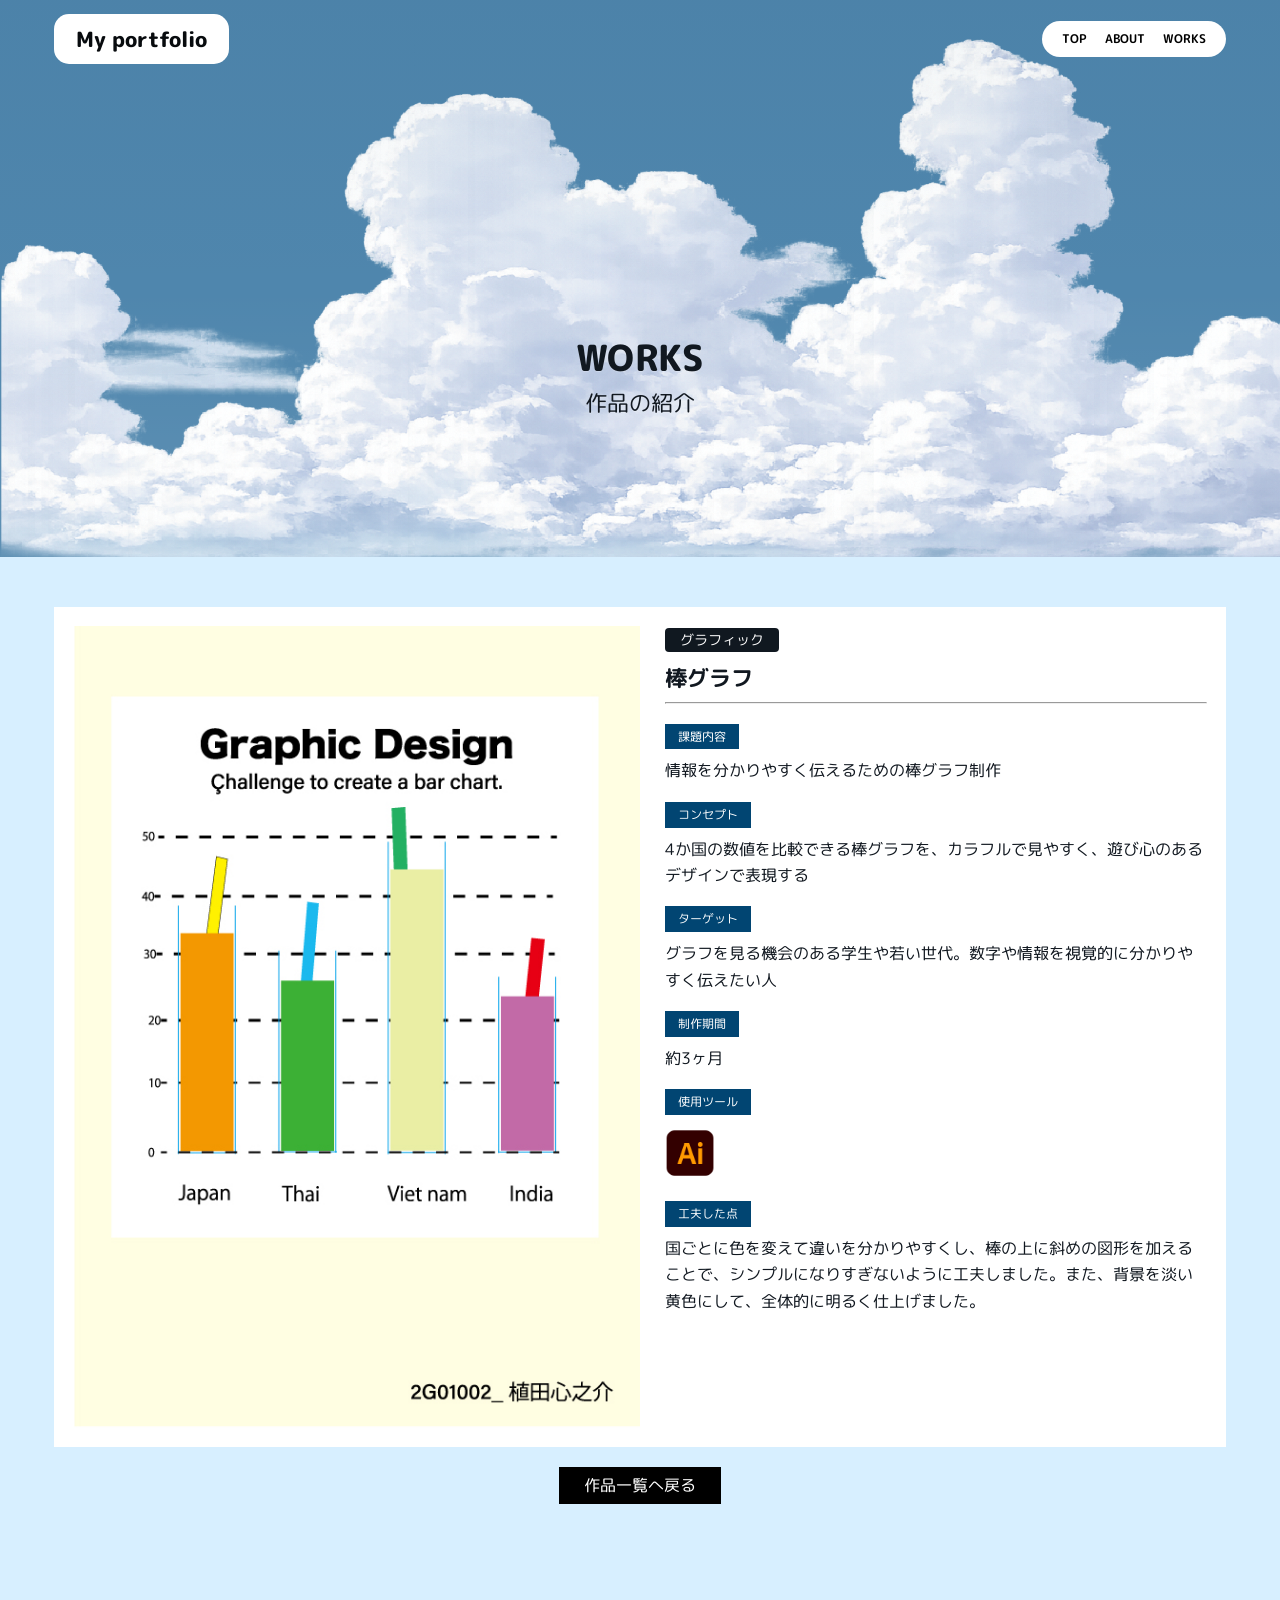
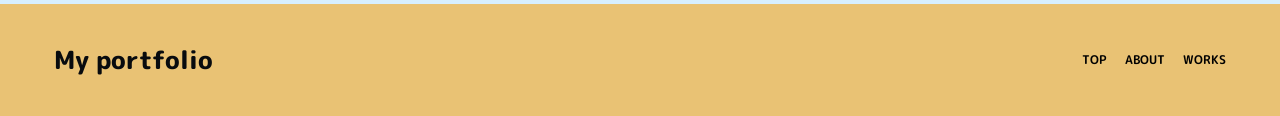
<file: work/work05.html>
<!DOCTYPE html>
<html lang="ja">

<head>
  <meta charset="UTF-8">
  <meta name="viewport" content="width=device-width, initial-scale=1.0">
  <title>作品詳細</title>
  <link rel="preconnect" href="https://fonts.googleapis.com">
  <link rel="preconnect" href="https://fonts.gstatic.com" crossorigin>
  <link href="https://fonts.googleapis.com/css2?family=M+PLUS+Rounded+1c:wght@400;500;700;800&display=swap"
    rel="stylesheet">
  <link rel="stylesheet" href="../css/reset.css">
  <link rel="stylesheet" href="../css/sub.css">
  <script src="../js/script.js" defer></script>
</head>

<body>
  <!--header-->
  <header>
    <a class="header-logo" href="#top" aria-label="My portfolio トップへ">My portfolio</a>

    <button class="menu-toggle" type="button" aria-expanded="false" aria-controls="global-nav">
      <span class="menu-toggle__line"></span>
      <span class="menu-toggle__line"></span>
      <span class="menu-toggle__line"></span>
      <span class="sr-only">メニューを開く</span>
    </button>

    <nav class="global-nav" id="global-nav" aria-label="メインナビゲーション">
      <a href="../index.html">TOP</a>
      <a href="../about.html">ABOUT</a>
      <a href="../work.html">WORKS</a>
    </nav>
  </header>

  <main>
    <section class="hero" id="top">
      <div class="hero__content">
        <h1 id="hero-title">WORKS</h1>
        <p>作品の紹介</p>
      </div>
    </section>

    <section class="section work">
      <div class="white">
        <img src="../img/work-graphic.jpg" alt="水族館サイト">

        <div class="image_content">
          <span class="works-tag">グラフィック</span>
          <h4 class="works_tt">棒グラフ</h4>
          <hr>

          <dl class="works_list">
            <dt>課題内容</dt>
            <dd>情報を分かりやすく伝えるための棒グラフ制作</dd>
          </dl>
          <dl class="works_list">
            <dt>コンセプト</dt>
            <dd>4か国の数値を比較できる棒グラフを、カラフルで見やすく、遊び心のあるデザインで表現する
            </dd>
          </dl>
          <dl class="works_list">
            <dt>ターゲット</dt>
            <dd>グラフを見る機会のある学生や若い世代。数字や情報を視覚的に分かりやすく伝えたい人</dd>
          </dl>
          <dl class="works_list">
            <dt>制作期間</dt>
            <dd>約3ヶ月</dd>
          </dl>
          <dl class="works_list">
            <dt>使用ツール</dt>
            <dd>
              <ul class="tool">
               <li><img src="../img/Illustrator.png" alt="Photoshop"></li>
              </ul>
            </dd>
          </dl>
          <dl class="works_list">
            <dt>工夫した点</dt>
            <dd>国ごとに色を変えて違いを分かりやすくし、棒の上に斜めの図形を加えることで、シンプルになりすぎないように工夫しました。また、背景を淡い黄色にして、全体的に明るく仕上げました。
            
            </dd>
          </dl>
        </div>
      </div>
      <div class="more_button"><a href="../work.html">作品一覧へ戻る</a></div>
      </div>
    </section>

  </main>

  <footer>
    <a class="footer-logo" href="#top">My portfolio</a>
    <nav class="footer-nav">
      <a href="../index.html">TOP</a>
      <a href="../about.html">ABOUT</a>
      <a href="../work.html">WORKS</a>
    </nav>
  </footer>
</body>

</html>
</file>
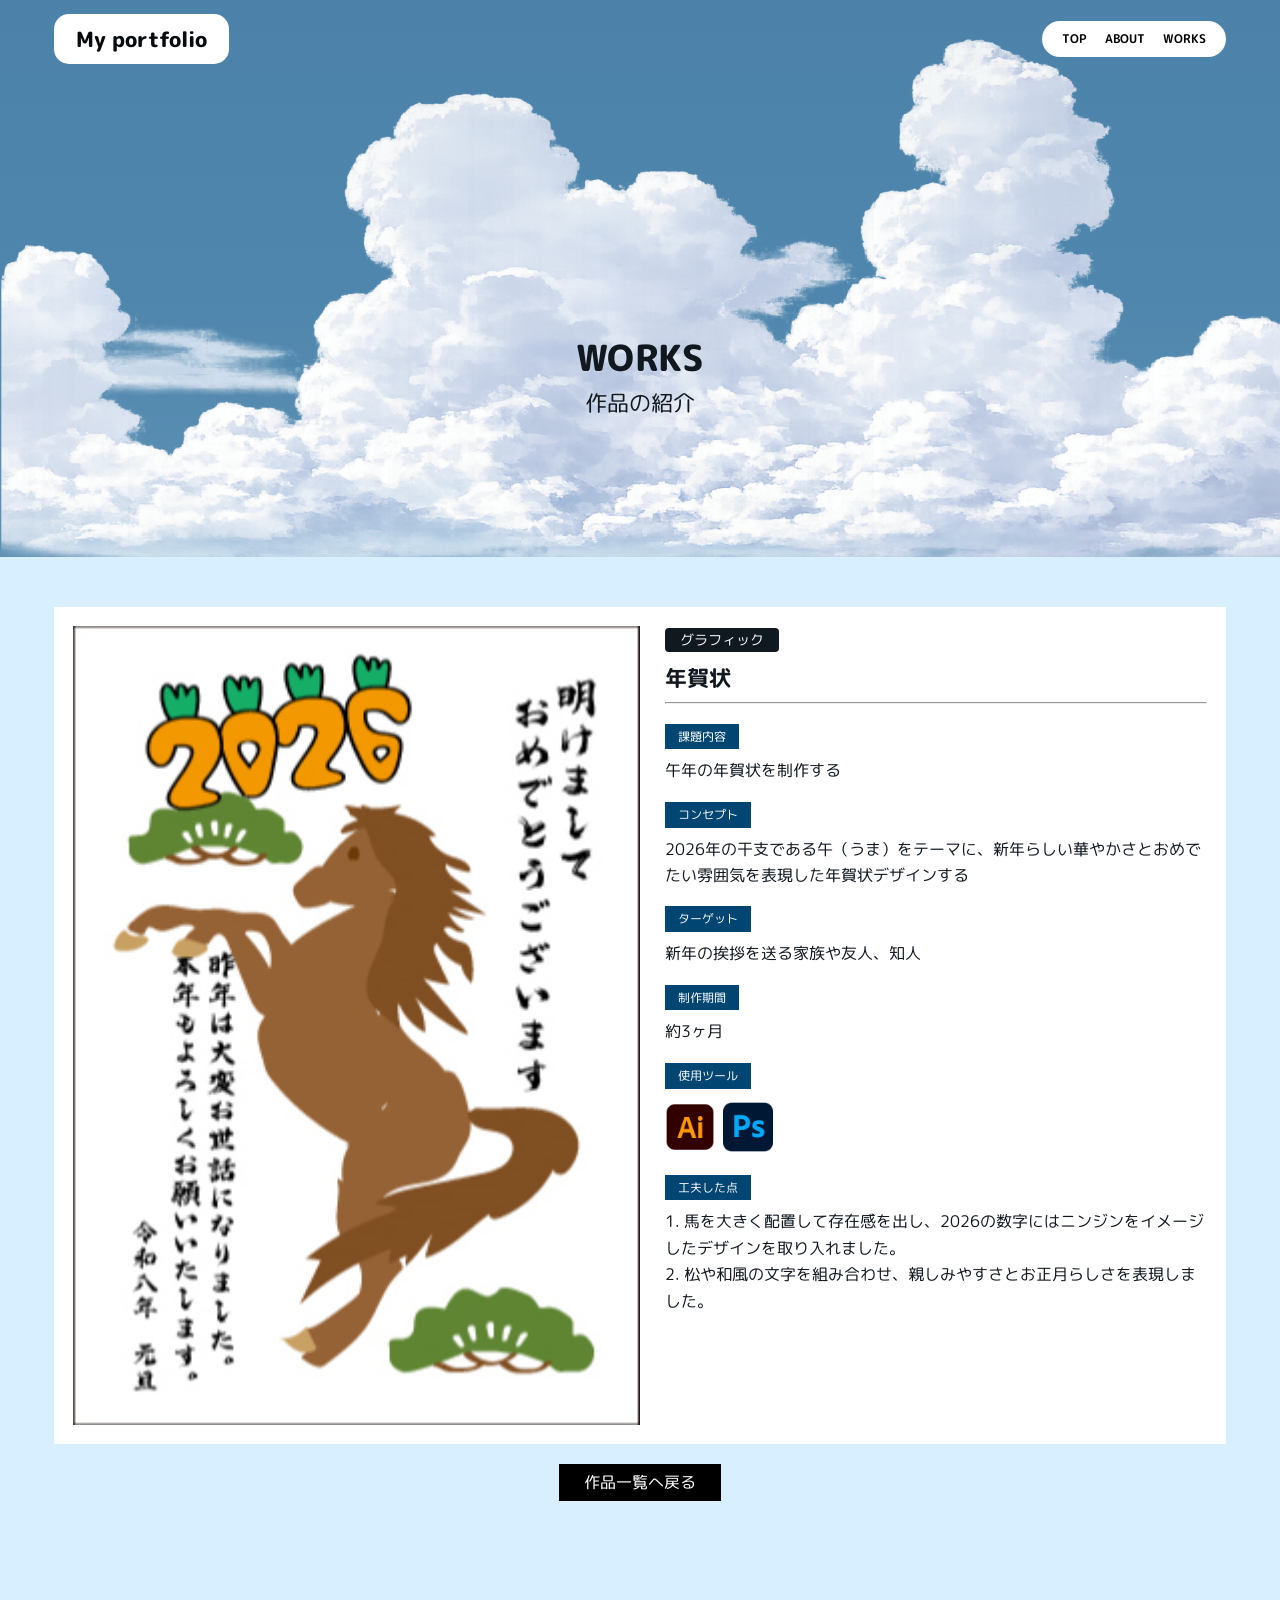
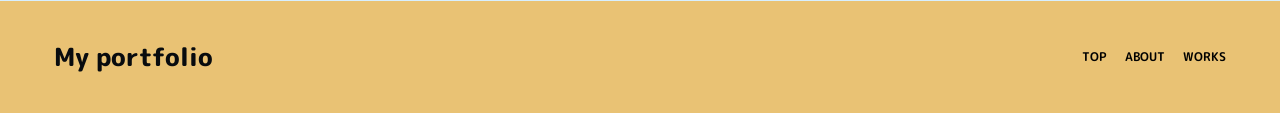
<file: work/work06.html>
<!DOCTYPE html>
<html lang="ja">

<head>
  <meta charset="UTF-8">
  <meta name="viewport" content="width=device-width, initial-scale=1.0">
  <title>作品詳細</title>
  <link rel="preconnect" href="https://fonts.googleapis.com">
  <link rel="preconnect" href="https://fonts.gstatic.com" crossorigin>
  <link href="https://fonts.googleapis.com/css2?family=M+PLUS+Rounded+1c:wght@400;500;700;800&display=swap"
    rel="stylesheet">
  <link rel="stylesheet" href="../css/reset.css">
  <link rel="stylesheet" href="../css/sub.css">
  <script src="../js/script.js" defer></script>
</head>

<body>
  <!--header-->
  <header>
    <a class="header-logo" href="#top" aria-label="My portfolio トップへ">My portfolio</a>

    <button class="menu-toggle" type="button" aria-expanded="false" aria-controls="global-nav">
      <span class="menu-toggle__line"></span>
      <span class="menu-toggle__line"></span>
      <span class="menu-toggle__line"></span>
      <span class="sr-only">メニューを開く</span>
    </button>

    <nav class="global-nav" id="global-nav" aria-label="メインナビゲーション">
      <a href="../index.html">TOP</a>
      <a href="../about.html">ABOUT</a>
      <a href="../work.html">WORKS</a>
    </nav>
  </header>

  <main>
    <section class="hero" id="top">
      <div class="hero__content">
        <h1 id="hero-title">WORKS</h1>
        <p>作品の紹介</p>
      </div>
    </section>

    <section class="section work">
      <div class="white">
        <img src="../img/work-year.jpg" alt="年賀状" width="100%">

        <div class="image_content">
          <span class="works-tag">グラフィック</span>
          <h4 class="works_tt">年賀状</h4>
          <hr>

          <dl class="works_list">
            <dt>課題内容</dt>
            <dd>午年の年賀状を制作する</dd>
          </dl>
          <dl class="works_list">
            <dt>コンセプト</dt>
            <dd>2026年の干支である午（うま）をテーマに、新年らしい華やかさとおめでたい雰囲気を表現した年賀状デザインする
            </dd>
          </dl>
          <dl class="works_list">
            <dt>ターゲット</dt>
            <dd>新年の挨拶を送る家族や友人、知人</dd>
          </dl>
          <dl class="works_list">
            <dt>制作期間</dt>
            <dd>約3ヶ月</dd>
          </dl>
          <dl class="works_list">
            <dt>使用ツール</dt>
            <dd>
              <ul class="tool">
               <li><img src="../img/Illustrator.png" alt="Photoshop"></li>
                <li><img src="../img/Photoshop.png" alt="Photoshop"></li>
              </ul>
            </dd>
          </dl>
          <dl class="works_list">
            <dt>工夫した点</dt>
            <dd>1. 馬を大きく配置して存在感を出し、2026の数字にはニンジンをイメージしたデザインを取り入れました。<br>2. 松や和風の文字を組み合わせ、親しみやすさとお正月らしさを表現しました。
            
            </dd>
          </dl>
        </div>
      </div>
      <div class="more_button"><a href="../work.html">作品一覧へ戻る</a></div>
      </div>
    </section>

  </main>

  <footer>
    <a class="footer-logo" href="#top">My portfolio</a>
    <nav class="footer-nav">
      <a href="../index.html">TOP</a>
      <a href="../about.html">ABOUT</a>
      <a href="../work.html">WORKS</a>
    </nav>
  </footer>
</body>

</html>
</file>
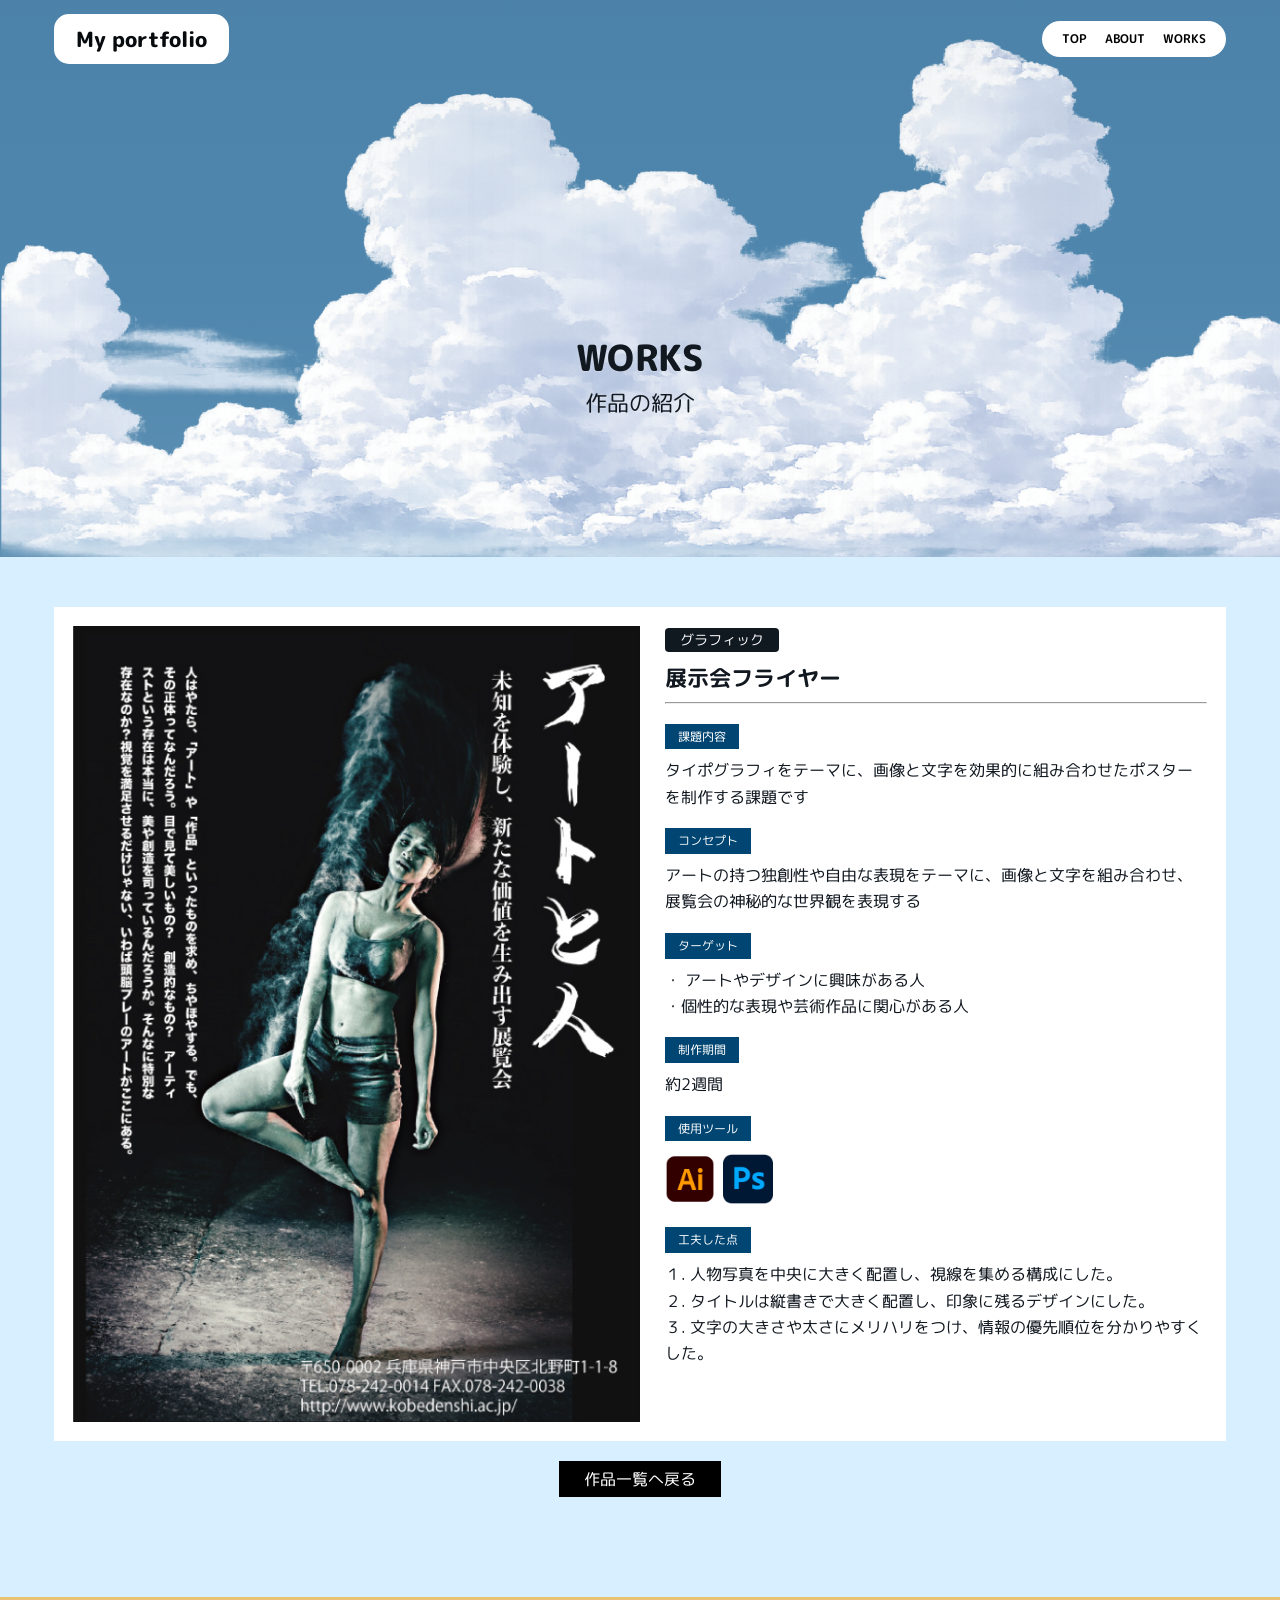
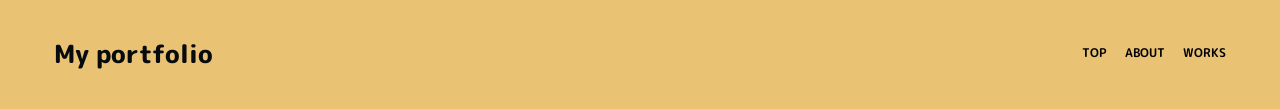
<file: work/work07.html>
<!DOCTYPE html>
<html lang="ja">

<head>
  <meta charset="UTF-8">
  <meta name="viewport" content="width=device-width, initial-scale=1.0">
  <title>作品詳細</title>
  <link rel="preconnect" href="https://fonts.googleapis.com">
  <link rel="preconnect" href="https://fonts.gstatic.com" crossorigin>
  <link href="https://fonts.googleapis.com/css2?family=M+PLUS+Rounded+1c:wght@400;500;700;800&display=swap"
    rel="stylesheet">
  <link rel="stylesheet" href="../css/reset.css">
  <link rel="stylesheet" href="../css/sub.css">
  <script src="../js/script.js" defer></script>
</head>

<body>
  <!--header-->
  <header>
    <a class="header-logo" href="#top" aria-label="My portfolio トップへ">My portfolio</a>

    <button class="menu-toggle" type="button" aria-expanded="false" aria-controls="global-nav">
      <span class="menu-toggle__line"></span>
      <span class="menu-toggle__line"></span>
      <span class="menu-toggle__line"></span>
      <span class="sr-only">メニューを開く</span>
    </button>

    <nav class="global-nav" id="global-nav" aria-label="メインナビゲーション">
      <a href="../index.html">TOP</a>
      <a href="../about.html">ABOUT</a>
      <a href="../work.html">WORKS</a>
    </nav>
  </header>

  <main>
    <section class="hero" id="top">
      <div class="hero__content">
        <h1 id="hero-title">WORKS</h1>
        <p>作品の紹介</p>
      </div>
    </section>

    <section class="section work">
      <div class="white">
        <img src="../img/work-art.jpg" alt="水族館サイト">

        <div class="image_content">
          <span class="works-tag">グラフィック</span>
          <h4 class="works_tt">展示会フライヤー</h4>
          <hr>

          <dl class="works_list">
            <dt>課題内容</dt>
            <dd>タイポグラフィをテーマに、画像と文字を効果的に組み合わせたポスターを制作する課題です</dd>
          </dl>
          <dl class="works_list">
            <dt>コンセプト</dt>
            <dd>アートの持つ独創性や自由な表現をテーマに、画像と文字を組み合わせ、展覧会の神秘的な世界観を表現する
            </dd>
          </dl>
          <dl class="works_list">
            <dt>ターゲット</dt>
            <dd>・ アートやデザインに興味がある人
              <br>・個性的な表現や芸術作品に関心がある人</dd>
          </dl>
          <dl class="works_list">
            <dt>制作期間</dt>
            <dd>約2週間</dd>
          </dl>
          <dl class="works_list">
            <dt>使用ツール</dt>
            <dd>
              <ul class="tool">
                <li><img src="../img/Illustrator.png" alt="figma"></li>
                <li><img src="../img/Photoshop.png" alt="Photoshop"></li>
              </ul>
            </dd>
          </dl>
          <dl class="works_list">
            <dt>工夫した点</dt>
            <dd>１. 人物写真を中央に大きく配置し、視線を集める構成にした。<br>
              ２. タイトルは縦書きで大きく配置し、印象に残るデザインにした。<br>
              ３. 文字の大きさや太さにメリハリをつけ、情報の優先順位を分かりやすくした。            
            </dd>
          </dl>
        </div>
      </div>
      <div class="more_button"><a href="../work.html">作品一覧へ戻る</a></div>
      </div>
    </section>

  </main>

  <footer>
    <a class="footer-logo" href="#top">My portfolio</a>
    <nav class="footer-nav">
      <a href="../index.html">TOP</a>
      <a href="../about.html">ABOUT</a>
      <a href="../work.html">WORKS</a>
    </nav>
  </footer>
</body>

</html>
</file>
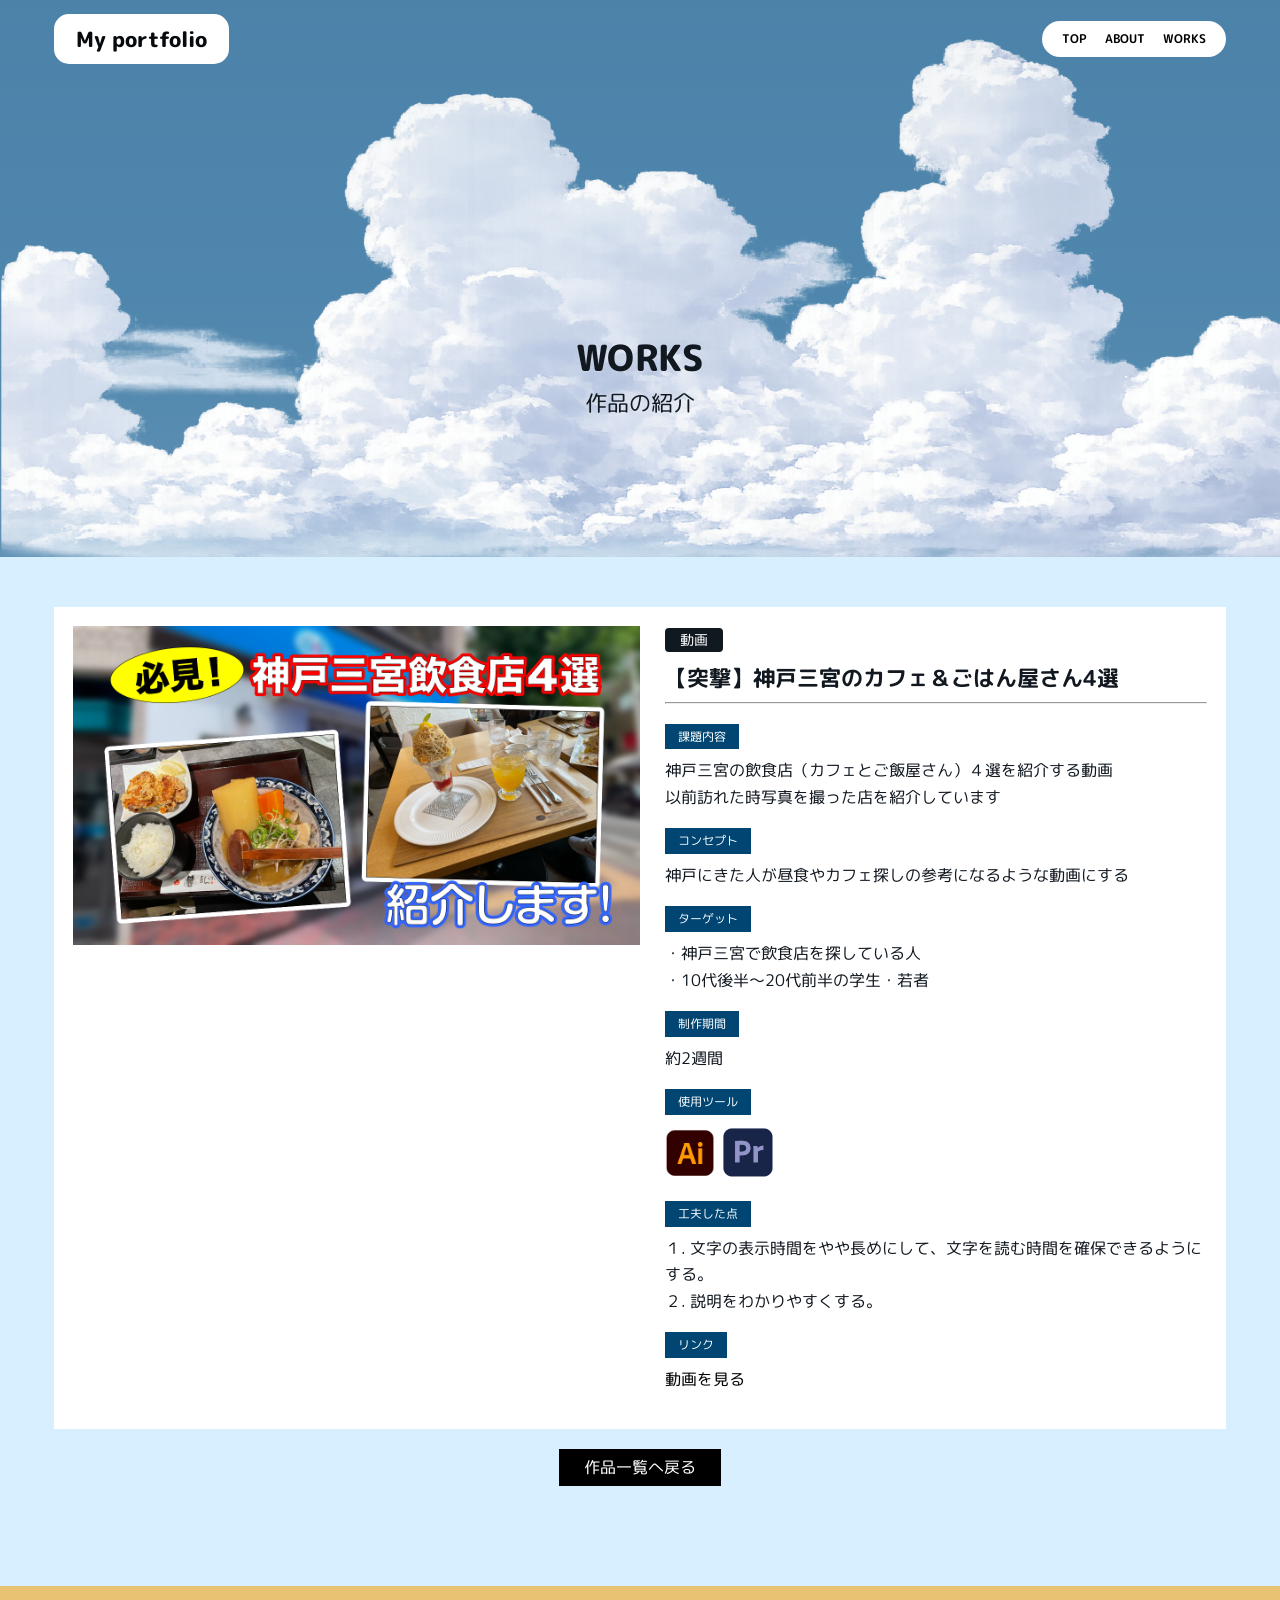
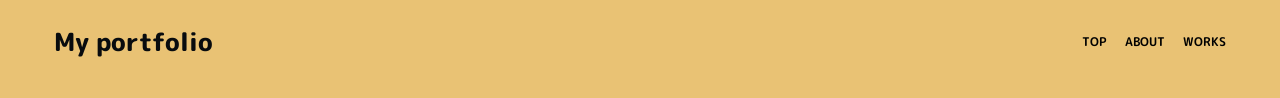
<file: work/work08.html>
<!DOCTYPE html>
<html lang="ja">

<head>
  <meta charset="UTF-8">
  <meta name="viewport" content="width=device-width, initial-scale=1.0">
  <title>作品詳細</title>
  <link rel="preconnect" href="https://fonts.googleapis.com">
  <link rel="preconnect" href="https://fonts.gstatic.com" crossorigin>
  <link href="https://fonts.googleapis.com/css2?family=M+PLUS+Rounded+1c:wght@400;500;700;800&display=swap"
    rel="stylesheet">
  <link rel="stylesheet" href="../css/reset.css">
  <link rel="stylesheet" href="../css/sub.css">
  <script src="../js/script.js" defer></script>
</head>

<body>
  <!--header-->
  <header>
    <a class="header-logo" href="#top" aria-label="My portfolio トップへ">My portfolio</a>

    <button class="menu-toggle" type="button" aria-expanded="false" aria-controls="global-nav">
      <span class="menu-toggle__line"></span>
      <span class="menu-toggle__line"></span>
      <span class="menu-toggle__line"></span>
      <span class="sr-only">メニューを開く</span>
    </button>

    <nav class="global-nav" id="global-nav" aria-label="メインナビゲーション">
      <a href="../index.html">TOP</a>
      <a href="../about.html">ABOUT</a>
      <a href="../work.html">WORKS</a>
    </nav>
  </header>

  <main>
    <section class="hero" id="top">
      <div class="hero__content">
        <h1 id="hero-title">WORKS</h1>
        <p>作品の紹介</p>
      </div>
    </section>

    <section class="section work">
      <div class="white">
        <img src="../img/video-01.jpg" alt="水族館サイト">

        <div class="image_content">
          <span class="works-tag">動画</span>
          <h4 class="works_tt">【突撃】神戸三宮のカフェ＆ごはん屋さん4選</h4>
          <hr>

          <dl class="works_list">
            <dt>課題内容</dt>
            <dd>神戸三宮の飲食店（カフェとご飯屋さん）４選を紹介する動画<br>以前訪れた時写真を撮った店を紹介しています</dd>
          </dl>
          <dl class="works_list">
            <dt>コンセプト</dt>
            <dd>神戸にきた人が昼食やカフェ探しの参考になるような動画にする
            </dd>
          </dl>
          <dl class="works_list">
            <dt>ターゲット</dt>
            <dd>・神戸三宮で飲食店を探している人<br>
              ・10代後半〜20代前半の学生・若者</dd>
          </dl>
          <dl class="works_list">
            <dt>制作期間</dt>
            <dd>約2週間</dd>
          </dl>
          <dl class="works_list">
            <dt>使用ツール</dt>
            <dd>
              <ul class="tool">
                <li><img src="../img/Illustrator.png" alt="Photoshop"></li>
                <li><img src="../img/premierpro.png" alt="vscode"></li>
              </ul>
            </dd>
          </dl>
          <dl class="works_list">
            <dt>工夫した点</dt>
            <dd>１. 文字の表示時間をやや長めにして、文字を読む時間を確保できるようにする。
              <br>２. 説明をわかりやすくする。

            </dd>
          </dl>

          <dl class="works_list">
            <dt>リンク</dt>
            <dd><a href="https://www.youtube.com/watch?v=UuBJcqimW4U" target="_blank">動画を見る</a></dd>
          </dl>
        </div>
      </div>
      <div class="more_button"><a href="../work.html">作品一覧へ戻る</a></div>
      </div>
    </section>

  </main>

  <footer>
    <a class="footer-logo" href="#top">My portfolio</a>
    <nav class="footer-nav">
      <a href="../index.html">TOP</a>
      <a href="../about.html">ABOUT</a>
      <a href="../work.html">WORKS</a>
    </nav>
  </footer>
</body>

</html>
</file>
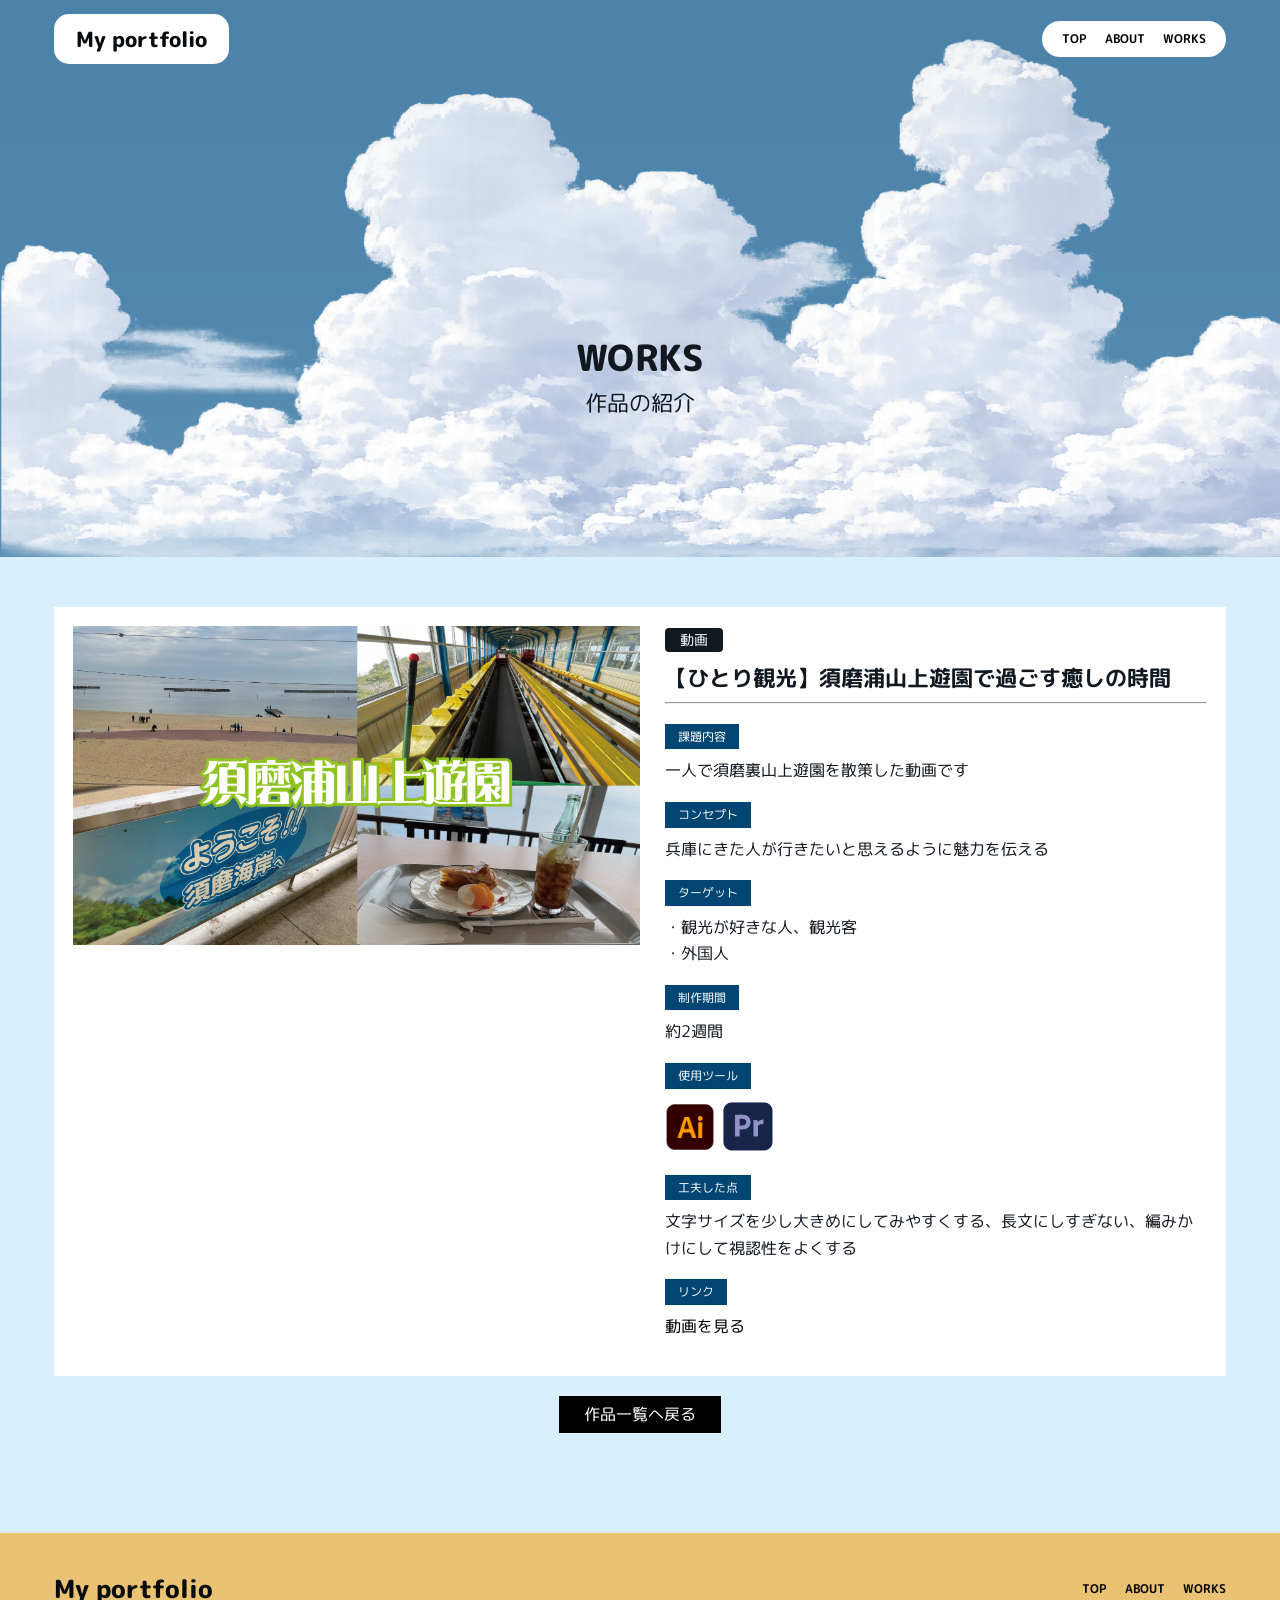
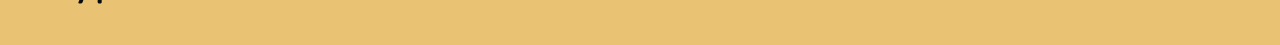
<file: work/work09.html>
<!DOCTYPE html>
<html lang="ja">

<head>
  <meta charset="UTF-8">
  <meta name="viewport" content="width=device-width, initial-scale=1.0">
  <title>作品詳細</title>
  <link rel="preconnect" href="https://fonts.googleapis.com">
  <link rel="preconnect" href="https://fonts.gstatic.com" crossorigin>
  <link href="https://fonts.googleapis.com/css2?family=M+PLUS+Rounded+1c:wght@400;500;700;800&display=swap"
    rel="stylesheet">
  <link rel="stylesheet" href="../css/reset.css">
  <link rel="stylesheet" href="../css/sub.css">
  <script src="../js/script.js" defer></script>
</head>

<body>
  <!--header-->
  <header>
    <a class="header-logo" href="#top" aria-label="My portfolio トップへ">My portfolio</a>

    <button class="menu-toggle" type="button" aria-expanded="false" aria-controls="global-nav">
      <span class="menu-toggle__line"></span>
      <span class="menu-toggle__line"></span>
      <span class="menu-toggle__line"></span>
      <span class="sr-only">メニューを開く</span>
    </button>

    <nav class="global-nav" id="global-nav" aria-label="メインナビゲーション">
      <a href="../index.html">TOP</a>
      <a href="../about.html">ABOUT</a>
      <a href="../work.html">WORKS</a>
    </nav>
  </header>

  <main>
    <section class="hero" id="top">
      <div class="hero__content">
        <h1 id="hero-title">WORKS</h1>
        <p>作品の紹介</p>
      </div>
    </section>

    <section class="section work">
      <div class="white">
        <img src="../img/video-02.jpg" alt="水族館サイト">

        <div class="image_content">
          <span class="works-tag">動画</span>
          <h4 class="works_tt">【ひとり観光】須磨浦山上遊園で過ごす癒しの時間</h4>
          <hr>

          <dl class="works_list">
            <dt>課題内容</dt>
            <dd>一人で須磨裏山上遊園を散策した動画です</dd>
          </dl>
          <dl class="works_list">
            <dt>コンセプト</dt>
            <dd>兵庫にきた人が行きたいと思えるように魅力を伝える
            </dd>
          </dl>
          <dl class="works_list">
            <dt>ターゲット</dt>
            <dd>・観光が好きな人、観光客<br>
              ・外国人</dd>
          </dl>
          <dl class="works_list">
            <dt>制作期間</dt>
            <dd>約2週間</dd>
          </dl>
          <dl class="works_list">
            <dt>使用ツール</dt>
            <dd>
              <ul class="tool">
                <li><img src="../img/Illustrator.png" alt="Photoshop"></li>
                <li><img src="../img/premierpro.png" alt="vscode"></li>
              </ul>
            </dd>
          </dl>
          <dl class="works_list">
            <dt>工夫した点</dt>
            <dd>文字サイズを少し大きめにしてみやすくする、長文にしすぎない、編みかけにして視認性をよくする
            
            </dd>
          </dl>

          <dl class="works_list">
            <dt>リンク</dt>
            <dd><a href="https://www.youtube.com/watch?v=QbYbjyN8jNg&t=350s" target="_blank">動画を見る</a></dd>
          </dl>
        </div>
      </div>
      <div class="more_button"><a href="../work.html">作品一覧へ戻る</a></div>
      </div>
    </section>

  </main>

  <footer>
    <a class="footer-logo" href="#top">My portfolio</a>
    <nav class="footer-nav">
      <a href="../index.html">TOP</a>
      <a href="../about.html">ABOUT</a>
      <a href="../work.html">WORKS</a>
    </nav>
  </footer>
</body>

</html>
</file>
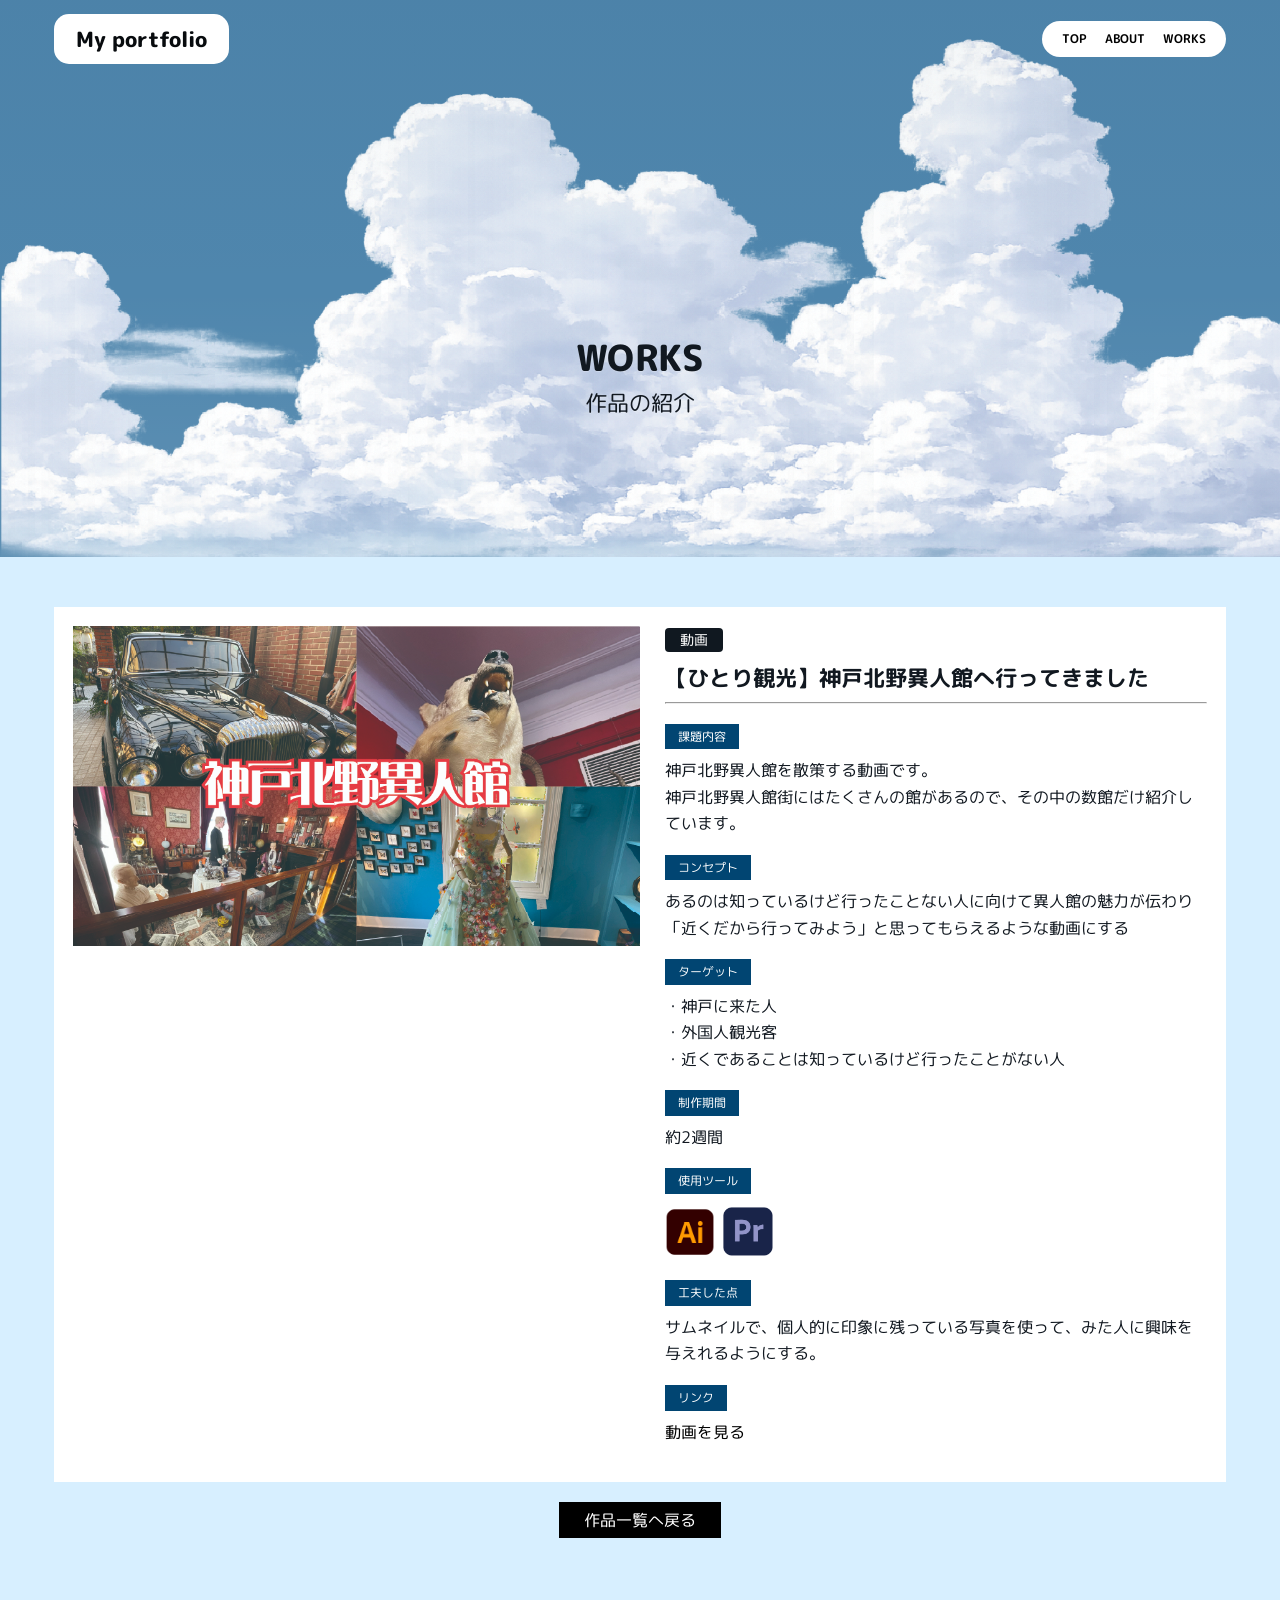
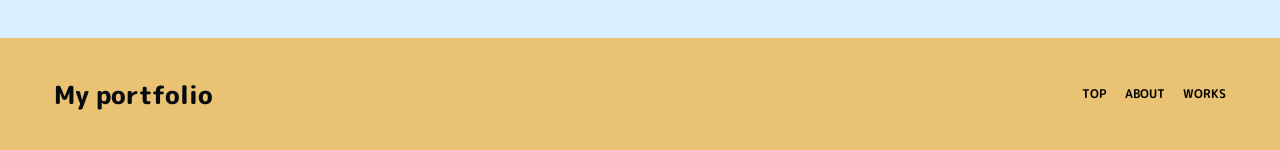
<file: work/work10.html>
<!DOCTYPE html>
<html lang="ja">

<head>
  <meta charset="UTF-8">
  <meta name="viewport" content="width=device-width, initial-scale=1.0">
  <title>作品詳細</title>
  <link rel="preconnect" href="https://fonts.googleapis.com">
  <link rel="preconnect" href="https://fonts.gstatic.com" crossorigin>
  <link href="https://fonts.googleapis.com/css2?family=M+PLUS+Rounded+1c:wght@400;500;700;800&display=swap"
    rel="stylesheet">
  <link rel="stylesheet" href="../css/reset.css">
  <link rel="stylesheet" href="../css/sub.css">
  <script src="../js/script.js" defer></script>
</head>

<body>
  <!--header-->
  <header>
    <a class="header-logo" href="#top" aria-label="My portfolio トップへ">My portfolio</a>

    <button class="menu-toggle" type="button" aria-expanded="false" aria-controls="global-nav">
      <span class="menu-toggle__line"></span>
      <span class="menu-toggle__line"></span>
      <span class="menu-toggle__line"></span>
      <span class="sr-only">メニューを開く</span>
    </button>

    <nav class="global-nav" id="global-nav" aria-label="メインナビゲーション">
      <a href="../index.html">TOP</a>
      <a href="../about.html">ABOUT</a>
      <a href="../work.html">WORKS</a>
    </nav>
  </header>

  <main>
    <section class="hero" id="top">
      <div class="hero__content">
        <h1 id="hero-title">WORKS</h1>
        <p>作品の紹介</p>
      </div>
    </section>

    <section class="section work">
      <div class="white">
        <img src="../img/video-03.jpg" alt="水族館サイト">

        <div class="image_content">
          <span class="works-tag">動画</span>
          <h4 class="works_tt">【ひとり観光】神戸北野異人館へ行ってきました</h4>
          <hr>

          <dl class="works_list">
            <dt>課題内容</dt>
            <dd>神戸北野異人館を散策する動画です。<br>神戸北野異人館街にはたくさんの館があるので、その中の数館だけ紹介しています。</dd>
          </dl>
          <dl class="works_list">
            <dt>コンセプト</dt>
            <dd>あるのは知っているけど行ったことない人に向けて異人館の魅力が伝わり「近くだから行ってみよう」と思ってもらえるような動画にする
            </dd>
          </dl>
          <dl class="works_list">
            <dt>ターゲット</dt>
            <dd>・神戸に来た人<br>
              ・外国人観光客<br>
            ・近くであることは知っているけど行ったことがない人</dd>
          </dl>
          <dl class="works_list">
            <dt>制作期間</dt>
            <dd>約2週間</dd>
          </dl>
          <dl class="works_list">
            <dt>使用ツール</dt>
            <dd>
              <ul class="tool">
                <li><img src="../img/Illustrator.png" alt="Photoshop"></li>
                <li><img src="../img/premierpro.png" alt="figma"></li>
              </ul>
            </dd>
          </dl>
          <dl class="works_list">
            <dt>工夫した点</dt>
            <dd>サムネイルで、個人的に印象に残っている写真を使って、みた人に興味を与えれるようにする。
              <br>
            </dd>
          </dl>

          <dl class="works_list">
            <dt>リンク</dt>
            <dd><a href="https://www.youtube.com/watch?v=DyjMec_4Lfw" target="_blank">動画を見る</a></dd>
          </dl>
        </div>
      </div>
      <div class="more_button"><a href="../work.html">作品一覧へ戻る</a></div>
      </div>
    </section>

  </main>

  <footer>
    <a class="footer-logo" href="#top">My portfolio</a>
    <nav class="footer-nav">
      <a href="../index.html">TOP</a>
      <a href="../about.html">ABOUT</a>
      <a href="../work.html">WORKS</a>
    </nav>
  </footer>
</body>

</html>
</file>
<file: css/style.css>
/* =========================
   Base
   ========================= */
:root {
  --color-sky: #4f86ad;
  --color-page: #d7efff;
  --color-card: #f8fcff;
  --color-sand: #e9c274;
  --color-text: #111820;
  --color-muted: #425361;
  --color-white: #fff;
  --content-width: 1172px;
  --page-gutter: clamp(20px, 5vw, 48px);
  --radius-card: 12px;
  --shadow-card: 0 2px 5px rgb(27 55 74 / 12%);
}

a{
  text-decoration: none;
  color: #000;
}

.more a{
  color: #fff;  
}

html {
  scroll-behavior: smooth;
  scroll-padding-top: 24px;
}

body {
  margin: 0;
  color: var(--color-text);
  background: var(--color-page);
  font-family: "M PLUS Rounded 1c", sans-serif;
  line-height: 1.65;
  overflow-wrap: break-word;
}

img {
  display: block;
  width: 100%;
  height: auto;
}




a:focus-visible,
button:focus-visible {
  outline: 3px solid #164e78;
  outline-offset: 4px;
}

.sr-only {
  position: absolute;
  width: 1px;
  height: 1px;
  padding: 0;
  margin: -1px;
  overflow: hidden;
  clip: rect(0, 0, 0, 0);
  white-space: nowrap;
  border: 0;
}

/* =========================
   Header / navigation
   ========================= */
header {
  position: absolute;
  z-index: 10;
  top: 0;
  left: 50%;
  display: flex;
  width: min(100% - (var(--page-gutter) * 2), var(--content-width));
  align-items: center;
  justify-content: space-between;
  gap: 24px;
  padding-top: 14px;
  transform: translateX(-50%);
}

.header-logo,
.footer-logo {
  display: inline-flex;
  align-items: center;
  justify-content: center;
  color: #080b0e;
  font-weight: 800;
  text-decoration: none;
}

.header-logo {
  min-height: 42px;
  padding: 4px 22px;
  border-radius: 15px;
  background: var(--color-white);
  font-size: 21px;
  transition: transform 180ms ease, box-shadow 180ms ease;
}

.site-logo:hover {
  transform: translateY(-2px);
  box-shadow: 0 4px 12px rgb(0 0 0 / 10%);
}

.global-nav,
.footer-nav {
  display: flex;
  align-items: center;
  gap: 18px;
}

.global-nav {
  padding: 8px 20px;
  border-radius: 999px;
  background: var(--color-white);
}

.global-nav a,
.footer-nav a {
  font-size: 12px;
  font-weight: 700;
  text-decoration: none;
  transition: opacity 180ms ease;
  color: #000;
}

.global-nav a:hover,
.footer-nav a:hover {
  opacity: 0.6;
}

.menu-toggle {
  display: none;
}

/* =========================
   Hero: keep the blue sky and clouds
   ========================= */
.hero {
  position: relative;
  display: grid;
  min-height: 500px;
  min-height: 80svh;
  place-items: center;
  padding: 100px var(--page-gutter) 52px;
  background-color: var(--color-sky);
  background-image: url("../img/cloud1.png");
  background-repeat: no-repeat;
  background-position: center bottom;
  background-size: cover;
  text-align: center;
  isolation: isolate;
  margin-bottom: 50px;
}

.hero::after {
  position: absolute;
  z-index: -1;
  inset: 0;
  background: linear-gradient(180deg, rgb(21 63 94 / 5%) 0%, transparent 52%, rgb(255 255 255 / 9%) 100%);
  content: "";
}

.hero__content {
  margin-top: 150px;
  text-shadow: 0 1px 0 rgb(255 255 255 / 22%);
}

.hero h1 {
  margin: 0;
  font-size: clamp(27px, 3.1vw, 36px);
  font-weight: 800;
  line-height: 1.35;
  letter-spacing: 0.01em;
}

.hero__content p {
  margin: 3px 0 0;
  font-size: clamp(17px, 2vw, 22px);
}

.scroll-cue {
  position: absolute;
  bottom: 18px;
  left: 50%;
  display: grid;
  width: 30px;
  height: 30px;
  place-items: center;
  border: 1px solid rgb(255 255 255 / 80%);
  border-radius: 50%;
  text-decoration: none;
  transform: translateX(-50%);
  background-color: black;
  border-bottom: 100px;
}

.scroll-cue span {
  width: 7px;
  height: 7px;
  border-right: 2px solid #fff;
  border-bottom: 2px solid #fff;
  transform: translateY(-2px) rotate(45deg);
}

.white {
  display: flex;
  align-items: flex-start;
  gap: 40px;
}

.white > img {
  width: 50%;
  height: auto;
  flex-shrink: 0;
  object-fit: contain;
}



.image_content {
  flex: 1;
  min-width: 0;
}

/* =========================
   Main content
   ========================= */
.page-content {
  background: var(--color-page);
  display: flex;
  flex-direction: column;
  gap: 40px;
}

.section {
  width: min(100% - (var(--page-gutter) * 2), var(--content-width));
  margin-inline: auto;
}

.about {
  padding-top: 14px;
}

.section-label {
  margin: 0;
  font-size: 12px;
  line-height: 1.5;
}

.section-title {
  margin: 0 0 5px;
  font-size: 20px;
  font-weight: 800;
  line-height: 1.45;
}

.about_text {
  margin: 0;
  font-size: 14px;
  line-height: 1.9;
}

.my_box{
  display: flex;
  gap: 23px;
  align-items: center;

}

.my_box img{
  width: 30%;
  height: auto;
  flex-shrink: 0;
  border-radius: 20px;
}

.works-group + .works-group {
  margin-top: 28px;
}

.works-group__heading {
  display: flex;
  align-items: center;
  justify-content: space-between;
  gap: 16px;
  margin-bottom: 8px;
}

.works-group__heading h3 {
  margin: 0;
  font-size: 14px;
  font-weight: 700;
}

.work-filters {
  display: flex;
  flex-wrap: wrap;
  gap: 6px;
}

.filter-button {
  padding: 5px 12px;
  border: 1px solid rgb(20 47 65 / 24%);
  border-radius: 15px;
  background: rgb(255 255 255 / 60%);
  color: var(--color-text);
  font: inherit;
  font-size: 11px;
  line-height: 1.4;
  cursor: pointer;
  transition: background-color 180ms ease, color 180ms ease, border-color 180ms ease;
}

.filter-button:hover,
.filter-button.is-active {
  border-color: #163c59;
  background: #163c59;
  color: #fff;
}

.work-grid {
  display: grid;
  grid-template-columns: repeat(4, minmax(0, 1fr));
  gap: 12px;
  align-items: stretch;
}

.work-card {
  min-width: 0;
  overflow: hidden;
  border: 1px solid rgb(33 67 90 / 8%);
  border-radius: var(--radius-card);
  background: var(--color-card);
  box-shadow: var(--shadow-card);
  transition: transform 200ms ease, box-shadow 200ms ease;
}

.work-card:hover {
  transform: translateY(-3px);
  box-shadow: 0 7px 18px rgb(27 55 74 / 15%);
}

.work-card[hidden] {
  display: none;
}

.work-card__image-link {
  display: block;
  overflow: hidden;
  background: #b7d7e9;
  aspect-ratio: 4 / 3;
}

.work-card__image-link img {
  width: 100%;
  height: 100%;
  object-fit: cover;
  transition: transform 300ms ease;
}

.work-card__image-link:hover img {
  transform: scale(1.035);
}

.work-card__body {
  padding: 8px 9px 11px;
}

.work-tag {
  display: inline-block;
  margin-bottom: 3px;
  padding: 1px 8px;
  border-radius: 4px;
  background: #101820;
  color: #fff;
  font-size: 10px;
  line-height: 1.6;
}

.work-card h4 {
  margin: 0 0 4px;
  font-size: 15px;
  font-weight: 800;
  line-height: 1.5;
  width: 100%;
}

.work-card p {
  margin: 0;
  font-size: 13px;
  line-height: 1.6;
}

.work-card .work-card__tools {
  margin-top: 7px;
  color: var(--color-muted);
  font-size: 11px;
}

.work-grid--video {
  grid-template-columns: repeat(3, minmax(0, 1fr));
}

.work-card--video .work-card__image-link {
  aspect-ratio: 16 / 9;
}

.more{
background-color: #011b36;
  color: #fff;
  border: none;
  border-radius: 20px;
  margin: 20px auto 0;
  text-align: center;
  display: flex;
  flex-direction: column;
  justify-content: center;
    margin-top: 30px;


}

.about_more{
  background-color: #011b36;
  color: #fff;
  border: none;
  border-radius: 20px;
  margin-top: 20px;
}

.about_more a{
  color: #fff;
}

.more a , .about_more a{
  display: block;
  text-align: center;
  padding: 6px 30px;
  margin: auto;

}

/* =========================
   SKILL
========================= */

.skills {
    padding-top: 32px;
    padding-bottom: 10px;
}

.skills-heading {
    display: flex;
    justify-content: space-between;
    align-items: end;
    gap: 24px;
    margin-bottom: 18px;
}

.skills-heading .section-title {
    margin-bottom: 0;
}

.skills-intro {
    max-width: 400px;
    margin: 0 0 3px;
    color: #344a59;
    font-size: 12px;
    line-height: 1.8;
}

/* スキルカード一覧 */
.skills-list {
    display: grid;
    grid-template-columns: repeat(2, minmax(0, 1fr));
    gap: 12px;
}

.skill-card {
    min-width: 0;
    padding: 18px 20px;
    border: 1px solid rgb(33 67 90 / 10%);
    border-radius: 12px;
    background: rgb(255 255 255 / 85%);
    box-shadow: 0 2px 5px rgb(27 55 74 / 8%);
    transition:
        transform 0.2s ease,
        box-shadow 0.2s ease;
}

.skill-card:hover {
    transform: translateY(-3px);
    box-shadow: 0 7px 16px rgb(27 55 74 / 12%);
}

/* スキル名とカテゴリー */
.skill-card__top {
    display: flex;
    justify-content: space-between;
    align-items: center;
    gap: 12px;
    margin-bottom: 12px;
}

.skill-card__top h3 {
    margin: 0;
    font-size: 16px;
    font-weight: 800;
}

.skill-card__top span {
    flex-shrink: 0;
    padding: 3px 8px;
    border-radius: 4px;
    background: #e5f3fa;
    color: #315f7b;
    font-size: 9px;
    font-weight: 800;
    letter-spacing: 0.06em;
}

/* スキルバー */
.skill-bar {
    height: 8px;
    overflow: hidden;
    border-radius: 10px;
    background: #d9e0e5;
}

.skill-bar span {
    display: block;
    width: var(--level);
    height: 100%;
    border-radius: inherit;
    background: linear-gradient(
        90deg,
        #174c78,
        #2e9fbd
    );
}

/* スキルの説明 */
.skill-card p {
    margin: 10px 0 0;
    color: #344a59;
    font-size: 11px;
    line-height: 1.8;
}

.skills-note {
    margin: 10px 0 0;
    color: #536977;
    font-size: 10px;
    text-align: right;
}

/* タブレット */
@media (max-width: 900px) {
    .skills-heading {
        align-items: flex-start;
        flex-direction: column;
        gap: 8px;
    }
}

/* スマートフォン */
@media (max-width: 600px) {

}

/* =========================
   Contact
   ========================= */
.contact {
  padding-top: 0;
  padding-bottom: 42px;
}

.contact > p:not(.section-label):not(.contact__note) {
  margin: 6px 0 0;
  font-size: 12px;
}

.contact__note {
  margin: 3px 0 0;
  color: var(--color-muted);
  font-size: 10px;
}

/* =========================
   Footer: keep the sand-colored footer
   ========================= */
footer {
  display: flex;
  min-height: 76px;
  align-items: center;
  justify-content: space-between;
  gap: 24px;
  padding: 18px max(var(--page-gutter), calc((100% - var(--content-width)) / 2));
  background: var(--color-sand);
  margin-top: 100px;
}

.footer-logo {
  font-size: 25px;
}

.footer-nav {
  gap: 18px;
}

/* =========================
   Responsive
   ========================= */
@media (min-width: 1500px) {
  .hero {
    background-size: 100% auto;
  }
}

@media (max-width: 900px) {
  .work-grid {
    grid-template-columns: repeat(2, minmax(0, 1fr));
    gap: 14px;
  }

  .work-grid--video {
    grid-template-columns: repeat(2, minmax(0, 1fr));
  }

  .hero {
    min-height: 82svh;
    background-position: center bottom;
  }

  .hero__content {
    margin-top: 100px;
  }
}

@media (max-width: 600px) {
  :root {
    --page-gutter: 20px;
  }

  .site-header {
    padding-top: 12px;
  }

  .site-logo {
    min-height: 39px;
    padding-inline: 15px;
    border-radius: 13px;
    font-size: 17px;
  }

  .menu-toggle {
    display: flex;
    width: 42px;
    height: 42px;
    flex-direction: column;
    align-items: center;
    justify-content: center;
    gap: 5px;
    border: 0;
    border-radius: 50%;
    background: #fff;
    cursor: pointer;
  }

  .menu-toggle__line {
    display: block;
    width: 19px;
    height: 2px;
    border-radius: 2px;
    background: #111820;
    transition: transform 180ms ease, opacity 180ms ease;
  }

  .menu-toggle[aria-expanded="true"] .menu-toggle__line:first-child {
    transform: translateY(7px) rotate(45deg);
  }

  .menu-toggle[aria-expanded="true"] .menu-toggle__line:nth-child(2) {
    opacity: 0;
  }

  .menu-toggle[aria-expanded="true"] .menu-toggle__line:last-child {
    transform: translateY(-7px) rotate(-45deg);
  }

  .global-nav {
    position: absolute;
    top: 62px;
    right: 0;
    display: none;
    min-width: 150px;
    flex-direction: column;
    align-items: stretch;
    gap: 0;
    padding: 7px;
    border: 1px solid rgb(20 47 65 / 10%);
    border-radius: 14px;
    box-shadow: 0 8px 20px rgb(0 0 0 / 12%);
  }

  .global-nav.is-open {
    display: flex;
  }

  .global-nav a {
    padding: 10px 12px;
    border-radius: 8px;
    font-size: 13px;
  }

  .global-nav a:hover {
    background: #eaf6ff;
    opacity: 1;
  }

  .hero {
    min-height: 570px;
    min-height: 82svh;
    padding-top: 90px;
    background-position: center bottom;
    background-size: auto 100%;
  }

  .hero__content {
    margin-top: 100px;
  }

  .hero h1 {
    font-size: clamp(24px, 6vw, 31px);
  }

  .hero__content p {
    font-size: 16px;
  }

  .about {
    padding-top: 18px;
  }

  .about__text {
    font-size: 12px;
  }

  .desktop-break {
    display: none;
  }

  .works {
    padding-top: 27px;
    padding-bottom: 34px;
  }

  .works-group__heading {
    align-items: flex-start;
    flex-direction: column;
    gap: 8px;
  }

  .work-grid,
  .work-grid--video {
    grid-template-columns: minmax(0, 1fr);
    gap: 14px;
  }

  .work-card__image-link {
    aspect-ratio: 16 / 10;
  }

  .work-card__body {
    padding: 10px 12px 13px;
  }

  .work-card h4 {
    font-size: 14px;
  }

  .work-card p {
    font-size: 12px;
  }

  .site-footer {
    min-height: auto;
    align-items: flex-start;
    flex-direction: column;
    gap: 12px;
    padding-block: 22px;
  }

  .site-footer__logo {
    font-size: 19px;
  }

  .footer-nav {
    gap: 22px;
  }


}

@media(max-width:850px){
  .my_box{
    flex-direction: column;
  }

  .my_box img{
    width: 100%;
  }

      .skills {
        padding-top: 28px;
    }

    .skills-list {
        grid-template-columns: 1fr;
        gap: 10px;
    }

    .skill-card {
        padding: 16px;
    }

    .skills-note {
        text-align: left;
    }
}

@media (prefers-reduced-motion: reduce) {
  *,
  *::before,
  *::after {
    scroll-behavior: auto !important;
    transition-duration: 0.01ms !important;
    animation-duration: 0.01ms !important;
    animation-iteration-count: 1 !important;
  }
}
</file>
<file: css/sub.css>
/* =========================
   Base
   ========================= */
:root {
  --color-sky: #4f86ad;
  --color-page: #d7efff;
  --color-card: #f8fcff;
  --color-sand: #e9c274;
  --color-text: #111820;
  --color-muted: #425361;
  --color-white: #fff;
  --content-width: 1172px;
  --page-gutter: clamp(20px, 5vw, 48px);
  --radius-card: 12px;
  --shadow-card: 0 2px 5px rgb(27 55 74 / 12%);
}

html {
  scroll-behavior: smooth;
  scroll-padding-top: 24px;
}

body {
  margin: 0;
  color: var(--color-text);
  background: var(--color-page);
  font-family: "M PLUS Rounded 1c", sans-serif;
  line-height: 1.65;
  overflow-wrap: break-word;
}

img {
  display: block;
  width: 100%;
  height: auto;
}




a:focus-visible,
button:focus-visible {
  outline: 3px solid #164e78;
  outline-offset: 4px;
}

.sr-only {
  position: absolute;
  width: 1px;
  height: 1px;
  padding: 0;
  margin: -1px;
  overflow: hidden;
  clip: rect(0, 0, 0, 0);
  white-space: nowrap;
  border: 0;
}

/* =========================
   Header / navigation
   ========================= */
header {
  position: absolute;
  z-index: 10;
  top: 0;
  left: 50%;
  display: flex;
  width: min(100% - (var(--page-gutter) * 2), var(--content-width));
  align-items: center;
  justify-content: space-between;
  gap: 24px;
  padding-top: 14px;
  transform: translateX(-50%);
}

.header-logo,
.footer-logo {
  display: inline-flex;
  align-items: center;
  justify-content: center;
  color: #080b0e;
  font-weight: 800;
  text-decoration: none;
}

.header-logo {
  min-height: 42px;
  padding: 4px 22px;
  border-radius: 15px;
  background: var(--color-white);
  font-size: 21px;
  transition: transform 180ms ease, box-shadow 180ms ease;
}

.site-logo:hover {
  transform: translateY(-2px);
  box-shadow: 0 4px 12px rgb(0 0 0 / 10%);
}

.global-nav,
.footer-nav {
  display: flex;
  align-items: center;
  gap: 18px;
}

.global-nav {
  padding: 8px 20px;
  border-radius: 999px;
  background: var(--color-white);
}

.global-nav a,
.footer-nav a {
  font-size: 12px;
  font-weight: 700;
  text-decoration: none;
  transition: opacity 180ms ease;
}

.global-nav a:hover,
.footer-nav a:hover {
  opacity: 0.6;
}

.menu-toggle {
  display: none;
}

/* =========================
   Hero: keep the blue sky and clouds
   ========================= */
.hero {
  position: relative;
  display: grid;
  min-height: 800px;
  min-height: 45svh;
  place-items: center;
  padding: 100px var(--page-gutter) 52px;
  background-color: var(--color-sky);
  background-image: url("../img/cloud1.png");
  background-repeat: no-repeat;
  background-position: center bottom;
  background-size: cover;
  text-align: center;
  isolation: isolate;
  margin-bottom: 50px;
}

.hero::after {
  position: absolute;
  z-index: -1;
  inset: 0;
  background: linear-gradient(180deg, rgb(21 63 94 / 5%) 0%, transparent 52%, rgb(255 255 255 / 9%) 100%);
  content: "";
}

.hero__content {
  margin-top: 150px;
  text-shadow: 0 1px 0 rgb(255 255 255 / 22%);
}

.hero h1 {
  margin: 0;
  font-size: clamp(27px, 3.1vw, 36px);
  font-weight: 800;
  line-height: 1.35;
  letter-spacing: 0.01em;
}

.hero__content p {
  margin: 3px 0 0;
  font-size: clamp(17px, 2vw, 22px);
}

.scroll-cue {
  position: absolute;
  bottom: 18px;
  left: 50%;
  display: grid;
  width: 30px;
  height: 30px;
  place-items: center;
  border: 1px solid rgb(255 255 255 / 80%);
  border-radius: 50%;
  text-decoration: none;
  transform: translateX(-50%);
  background-color: black;
  border-bottom: 100px;
}

.scroll-cue span {
  width: 7px;
  height: 7px;
  border-right: 2px solid #fff;
  border-bottom: 2px solid #fff;
  transform: translateY(-2px) rotate(45deg);
}

.more_button {
  background-color: #000;
  margin: 20px auto 0;
  width: fit-content;
  text-align: center;
}

.more_button a {
  display: block;
  padding: 5px 25px;
  color: #fff;
  text-decoration: none;
}


/* =========================
   Main content
   ========================= */
.page-content {
  background: var(--color-page);
  margin-top: 50px;
  display: flex;
  flex-direction: column;
  gap: 40px;
}

.section {
  width: min(100% - (var(--page-gutter) * 2), var(--content-width));
  margin-inline: auto;
}

.white {
  display: flex;
  align-items: flex-start;
  gap: 40px;
}

.white > img {
  width: 50%;
  height: auto;
  flex-shrink: 0;
  object-fit: contain;
}

.about {
  padding-top: 14px;
}

.section-label {
  margin: 0;
  font-size: 12px;
  line-height: 1.5;
}

.section-title {
  margin: 0 0 5px;
  font-size: 20px;
  font-weight: 800;
  line-height: 1.45;
}

.about_text {
  margin: 0;
  font-size: 14px;
  line-height: 1.9;
}

.my_box{
  display: flex;
  gap: 23px;
  align-items: center;

}

.my_box img{
  width: 30%;
  height: auto;
  flex-shrink: 0;
  border-radius: 20px;
}

.works-group + .works-group {
  margin-top: 28px;
}

.works-group__heading {
  display: flex;
  align-items: center;
  justify-content: space-between;
  gap: 16px;
  margin-bottom: 8px;
}

.works-group__heading h3 {
  margin: 0;
  font-size: 14px;
  font-weight: 700;
}

.work-filters {
  display: flex;
  flex-wrap: wrap;
  gap: 6px;
}

.filter-button {
  padding: 5px 12px;
  border: 1px solid rgb(20 47 65 / 24%);
  border-radius: 10px;
  background: rgb(255 255 255 / 60%);
  color: var(--color-text);
  font: inherit;
  font-size: 13px;
  line-height: 1.4;
  cursor: pointer;
  transition: background-color 180ms ease, color 180ms ease, border-color 180ms ease;
}

.filter-button:hover,
.filter-button.is-active {
  border-color: #163c59;
  background: #163c59;
  color: #fff;
}

.work-grid {
  display: grid;
  grid-template-columns: repeat(4, minmax(0, 1fr));
  gap: 12px;
  align-items: stretch;
  margin-bottom: 20px;
}

.work-card {
  min-width: 0;
  overflow: hidden;
  border: 1px solid rgb(33 67 90 / 8%);
  border-radius: var(--radius-card);
  background: var(--color-card);
  box-shadow: var(--shadow-card);
  transition: transform 200ms ease, box-shadow 200ms ease;
}

.work-card:hover {
  transform: translateY(-3px);
  box-shadow: 0 7px 18px rgb(27 55 74 / 15%);
}

.work-card[hidden] {
  display: none;
}

.work-card__image-link {
  display: block;
  overflow: hidden;
  background: #b7d7e9;
  aspect-ratio: 4 / 3;
}

.work-card__image-link img {
  width: 100%;
  height: 100%;
  object-fit: cover;
  transition: transform 300ms ease;
}

.work-card__image-link:hover img {
  transform: scale(1.035);
}

.work-card__body {
  padding: 8px 9px 11px;
}

.work-tag {
  display: inline-block;
  margin-bottom: 3px;
  padding: 1px 8px;
  border-radius: 4px;
  background: #101820;
  color: #fff;
  font-size: 12px;
  line-height: 1.6;
}

.works-tag {
  display: inline-block;
  margin-bottom: 3px;
  padding: 1px 15px;
  border-radius: 4px;
  background: #101820;
  color: #fff;
  font-size: 14px;
  line-height: 1.6;
}

.work-card h4 {
  margin: 0 0 4px;
  font-size: 15px;
  font-weight: 800;
  line-height: 1.5;
}

.work-card p {
  margin: 0;
  font-size: 13px;
  line-height: 1.6;
}

.white{
  background-color: #fff;
  display: flex;
  gap: 25px;
  padding: 19px;
}

.white img{
  width: 50%;
}


.works_tt{
  font-weight: 600;
  font-size: 20px;
}
.work-card .work-card__tools {
  margin-top: 7px;
  color: var(--color-muted);
  font-size: 11px;
}

.work-grid--video {
  grid-template-columns: repeat(3, minmax(0, 1fr));
}

.work-card--video .work-card__image-link {
  aspect-ratio: 16 / 9;
}

.works_tt {
  width: 100%;
  display: block;

  display: block;
    width: 100%;
    margin: 0;
    font-size: 22px;
    padding: 5px 0;
}

hr{
  margin-top: 0;
  margin-bottom: 20px;
}

.works_list{
  margin-bottom: 10px;
}


.tool{
  display: flex;
  gap: 8px;
}

.works_list dt{
  background-color: rgb(1, 69, 114);
  color: #fff;
  padding: 3px 13px;
  width: fit-content;
  font-size: 12px;
}

.works_list dd{
  padding: 8px 0;
}

.more{
background-color: #011b36;
  color: #fff;
  border: none;
  border-radius: 20px;
  margin: 20px auto 0;
  text-align: center;
  display: flex;
  flex-direction: column;
  justify-content: center;
    margin-top: 30px;


}

.about_more{
  background-color: #011b36;
  color: #fff;
  border: none;
  border-radius: 20px;
    margin-top: 20px;


}

.more a , .about_more a{
  display: block;
  text-align: center;
  padding: 6px 30px;
  margin: auto;

}

.tool{
  padding: 5px 0;
}

.tool img{
  width: 50px;
}

/* =========================
   SKILL
========================= */

.skills {
    padding-top: 32px;
    padding-bottom: 10px;
}

.skills-heading {
    display: flex;
    justify-content: space-between;
    align-items: end;
    gap: 24px;
    margin-bottom: 18px;
}

.skills-heading .section-title {
    margin-bottom: 0;
}

.skills-intro {
    max-width: 400px;
    margin: 0 0 3px;
    color: #344a59;
    font-size: 12px;
    line-height: 1.8;
}

/* スキルカード一覧 */
.skills-list {
    display: grid;
    grid-template-columns: repeat(2, minmax(0, 1fr));
    gap: 12px;
}

.skill-card {
    min-width: 0;
    padding: 18px 20px;
    border: 1px solid rgb(33 67 90 / 10%);
    border-radius: 12px;
    background: rgb(255 255 255 / 85%);
    box-shadow: 0 2px 5px rgb(27 55 74 / 8%);
    transition:
        transform 0.2s ease,
        box-shadow 0.2s ease;
}

.skill-card:hover {
    transform: translateY(-3px);
    box-shadow: 0 7px 16px rgb(27 55 74 / 12%);
}

/* スキル名とカテゴリー */
.skill-card__top {
    display: flex;
    justify-content: space-between;
    align-items: center;
    gap: 12px;
    margin-bottom: 12px;
}

.skill-card__top h3 {
    margin: 0;
    font-size: 16px;
    font-weight: 800;
}

.skill-card__top span {
    flex-shrink: 0;
    padding: 3px 8px;
    border-radius: 4px;
    background: #e5f3fa;
    color: #315f7b;
    font-size: 9px;
    font-weight: 800;
    letter-spacing: 0.06em;
}

/* スキルバー */
.skill-bar {
    height: 8px;
    overflow: hidden;
    border-radius: 10px;
    background: #d9e0e5;
}

.skill-bar span {
    display: block;
    width: var(--level);
    height: 100%;
    border-radius: inherit;
    background: linear-gradient(
        90deg,
        #174c78,
        #2e9fbd
    );
}

/* スキルの説明 */
.skill-card p {
    margin: 10px 0 0;
    color: #344a59;
    font-size: 11px;
    line-height: 1.8;
}

.skills-note {
    margin: 10px 0 0;
    color: #536977;
    font-size: 10px;
    text-align: right;
}

.text{
  margin: 15px 0;
  font-size: 12px;

}

/* タブレット */
@media (max-width: 900px) {
    .skills-heading {
        align-items: flex-start;
        flex-direction: column;
        gap: 8px;
    }
}

/* スマートフォン */
@media (max-width: 600px) {

}

/* =========================
   Contact
   ========================= */
.contact {
  padding-top: 0;
  padding-bottom: 42px;
}

.contact > p:not(.section-label):not(.contact__note) {
  margin: 6px 0 0;
  font-size: 12px;
}

.contact__note {
  margin: 3px 0 0;
  color: var(--color-muted);
  font-size: 10px;
}

.more a{
  color: #fff;  
}

/* =========================
   Footer: keep the sand-colored footer
   ========================= */
footer {
  display: flex;
  min-height: 76px;
  align-items: center;
  justify-content: space-between;
  gap: 24px;
  padding: 18px max(var(--page-gutter), calc((100% - var(--content-width)) / 2));
  background: var(--color-sand);
  margin-top: 100px;
}

.footer-logo {
  font-size: 25px;
}

.footer-nav {
  gap: 18px;
}

/* =========================
   Responsive
   ========================= */
@media (min-width: 1500px) {
  .hero {
    background-size: 100% auto;
  }
}

@media (max-width: 900px) {
  .work-grid {
    grid-template-columns: repeat(2, minmax(0, 1fr));
    gap: 14px;
  }

  .work-grid--video {
    grid-template-columns: repeat(2, minmax(0, 1fr));
  }

  .hero {
    min-height: 45svh;
    background-position: center bottom;
  }

  .hero__content {
    margin-top: 100px;
  }
}

@media (max-width: 600px) {
  :root {
    --page-gutter: 20px;
  }

  .site-header {
    padding-top: 12px;
  }

  .site-logo {
    min-height: 39px;
    padding-inline: 15px;
    border-radius: 13px;
    font-size: 17px;
  }

  .menu-toggle {
    display: flex;
    width: 42px;
    height: 42px;
    flex-direction: column;
    align-items: center;
    justify-content: center;
    gap: 5px;
    border: 0;
    border-radius: 50%;
    background: #fff;
    cursor: pointer;
  }

  .menu-toggle__line {
    display: block;
    width: 19px;
    height: 2px;
    border-radius: 2px;
    background: #111820;
    transition: transform 180ms ease, opacity 180ms ease;
  }

  .menu-toggle[aria-expanded="true"] .menu-toggle__line:first-child {
    transform: translateY(7px) rotate(45deg);
  }

  .menu-toggle[aria-expanded="true"] .menu-toggle__line:nth-child(2) {
    opacity: 0;
  }

  .menu-toggle[aria-expanded="true"] .menu-toggle__line:last-child {
    transform: translateY(-7px) rotate(-45deg);
  }

  .global-nav {
    position: absolute;
    top: 62px;
    right: 0;
    display: none;
    min-width: 150px;
    flex-direction: column;
    align-items: stretch;
    gap: 0;
    padding: 7px;
    border: 1px solid rgb(20 47 65 / 10%);
    border-radius: 14px;
    box-shadow: 0 8px 20px rgb(0 0 0 / 12%);
  }

  .global-nav.is-open {
    display: flex;
  }

  .global-nav a {
    padding: 10px 12px;
    border-radius: 8px;
    font-size: 13px;
  }

  .global-nav a:hover {
    background: #eaf6ff;
    opacity: 1;
  }

  .hero {
    min-height: 570px;
    min-height: 82svh;
    padding-top: 90px;
    background-position: center bottom;
    background-size: auto 100%;
  }

  .hero__content {
    margin-top: 100px;
  }

  .hero h1 {
    font-size: clamp(24px, 6vw, 31px);
  }

  .hero__content p {
    font-size: 16px;
  }

  .about {
    padding-top: 18px;
  }

  .about__text {
    font-size: 12px;
  }

  .desktop-break {
    display: none;
  }

  .works {
    padding-top: 27px;
    padding-bottom: 34px;
  }

  .works-group__heading {
    align-items: flex-start;
    flex-direction: column;
    gap: 8px;
  }

  .work-grid,
  .work-grid--video {
    grid-template-columns: minmax(0, 1fr);
    gap: 14px;
  }

  .work-card__image-link {
    aspect-ratio: 16 / 10;
  }

  .work-card__body {
    padding: 10px 12px 13px;
  }

  .work-card h4 {
    font-size: 14px;
  }

  .work-card p {
    font-size: 12px;
  }

  .site-footer {
    min-height: auto;
    align-items: flex-start;
    flex-direction: column;
    gap: 12px;
    padding-block: 22px;
  }

  .site-footer__logo {
    font-size: 19px;
  }

  .footer-nav {
    gap: 22px;
  }


}

@media(max-width:850px){
  .my_box{
    flex-direction: column;
  }

  .my_box img{
    width: 100%;
  }

      .skills {
        padding-top: 28px;
    }

    .skills-list {
        grid-template-columns: 1fr;
        gap: 10px;
    }

    .skill-card {
        padding: 16px;
    }

    .skills-note {
        text-align: left;
    }

    .white{
      display: flex;
      flex-direction: column;
    }

    .white img{
      width: 100%;
      
    }

    .tool img{
  width: 50px;
}
}

@media (prefers-reduced-motion: reduce) {
  *,
  *::before,
  *::after {
    scroll-behavior: auto !important;
    transition-duration: 0.01ms !important;
    animation-duration: 0.01ms !important;
    animation-iteration-count: 1 !important;
  }
}
</file>
